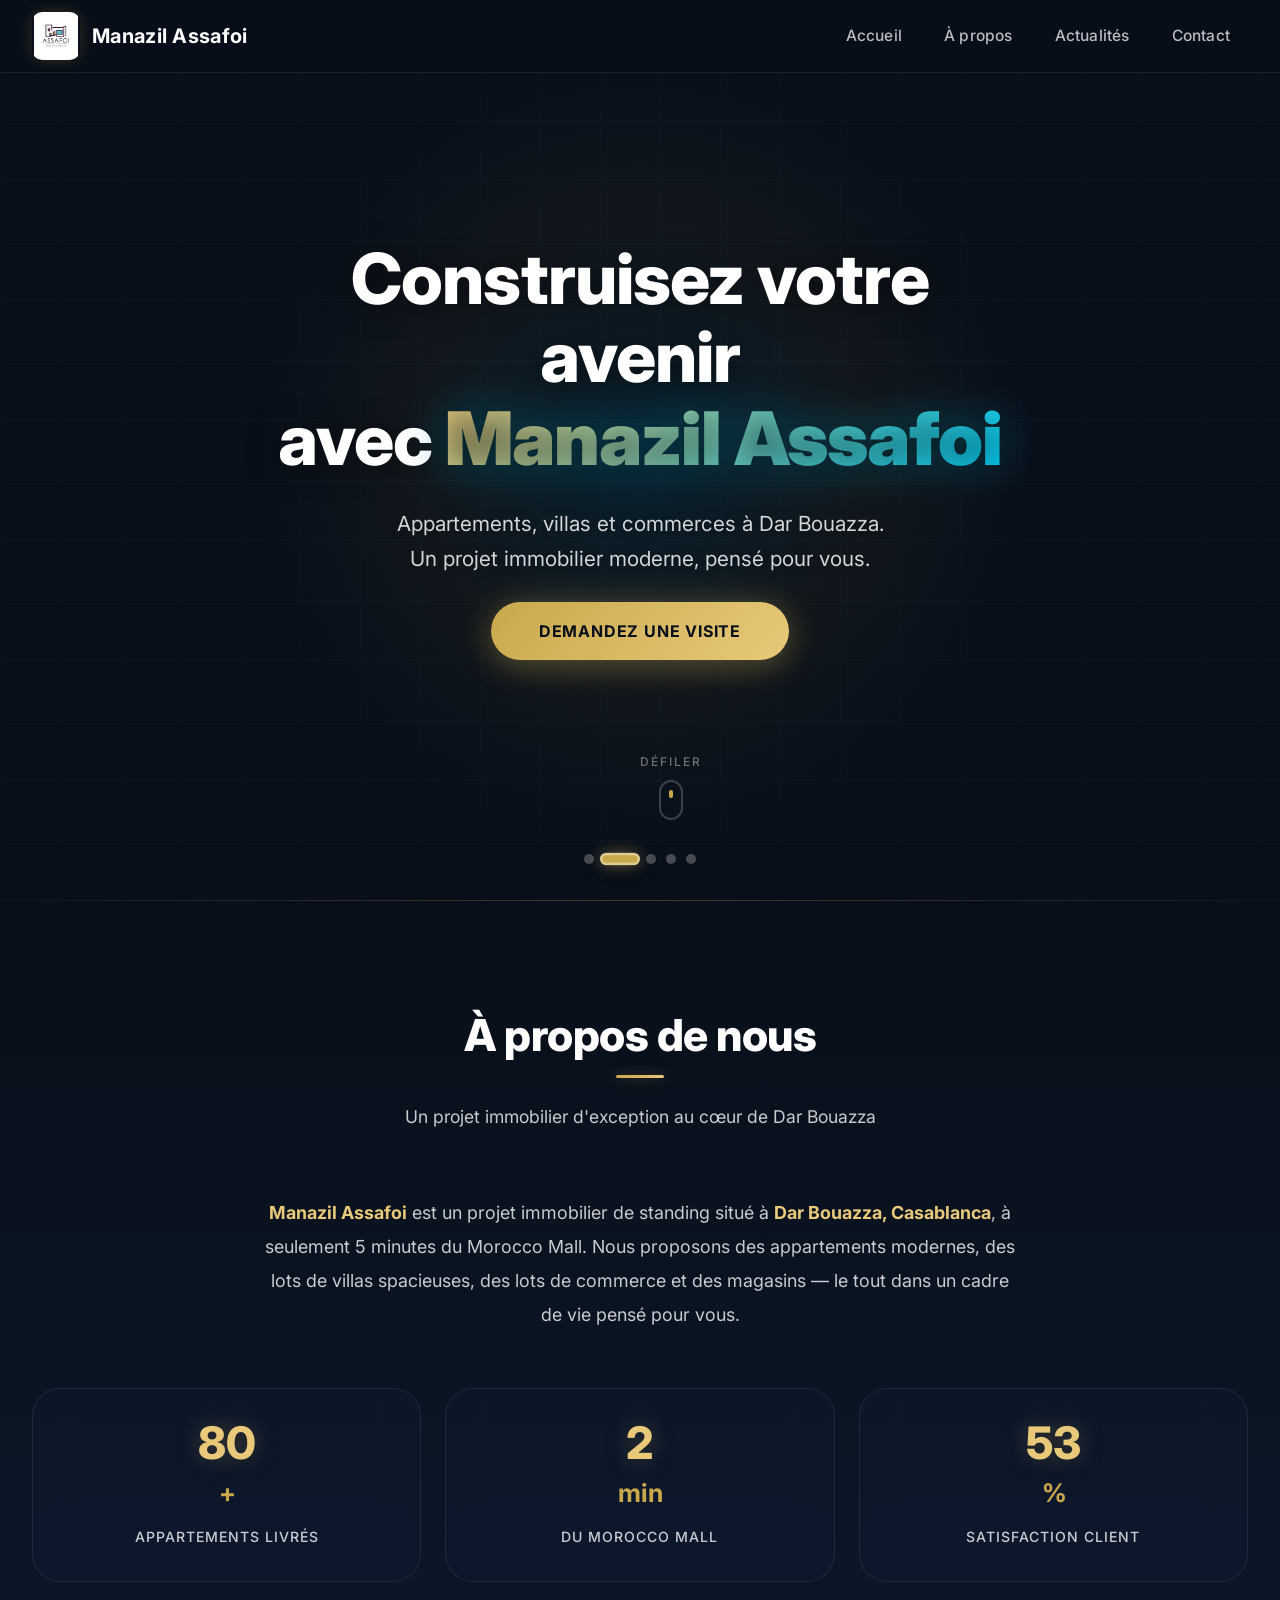
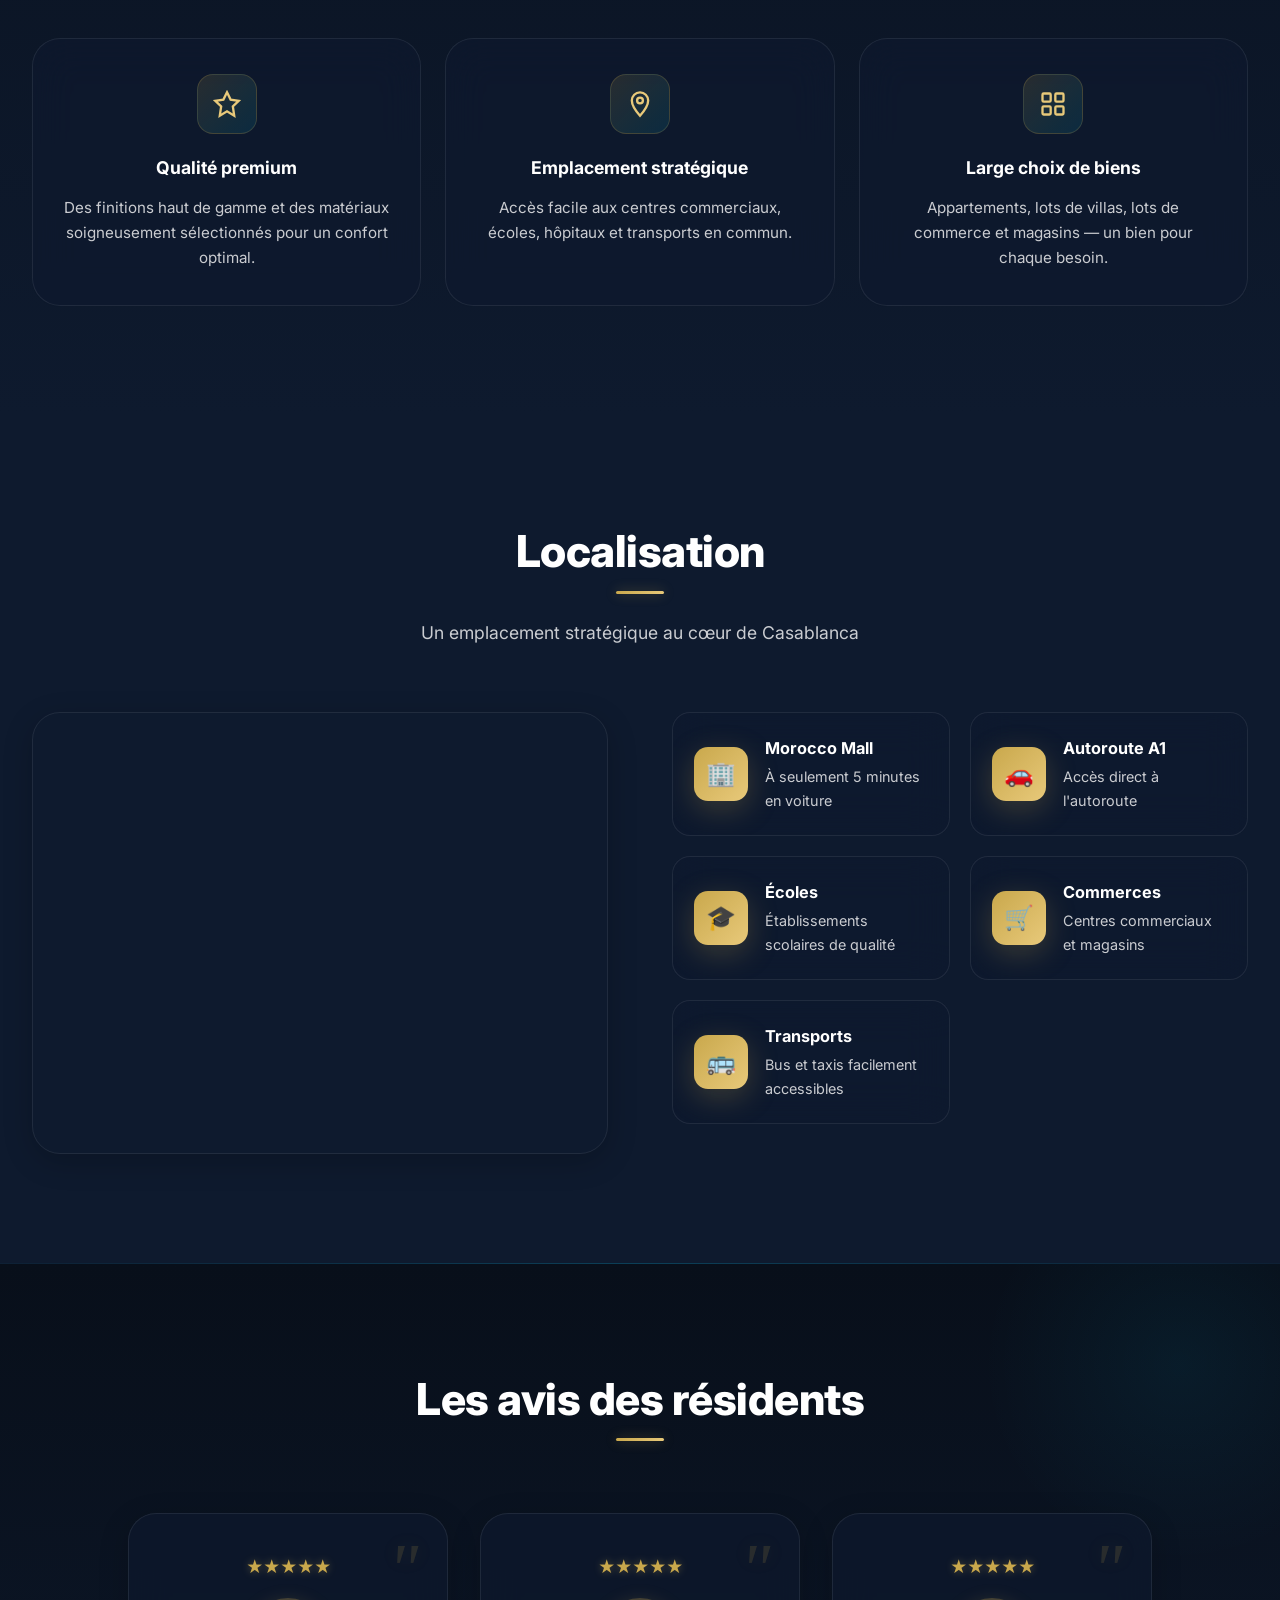
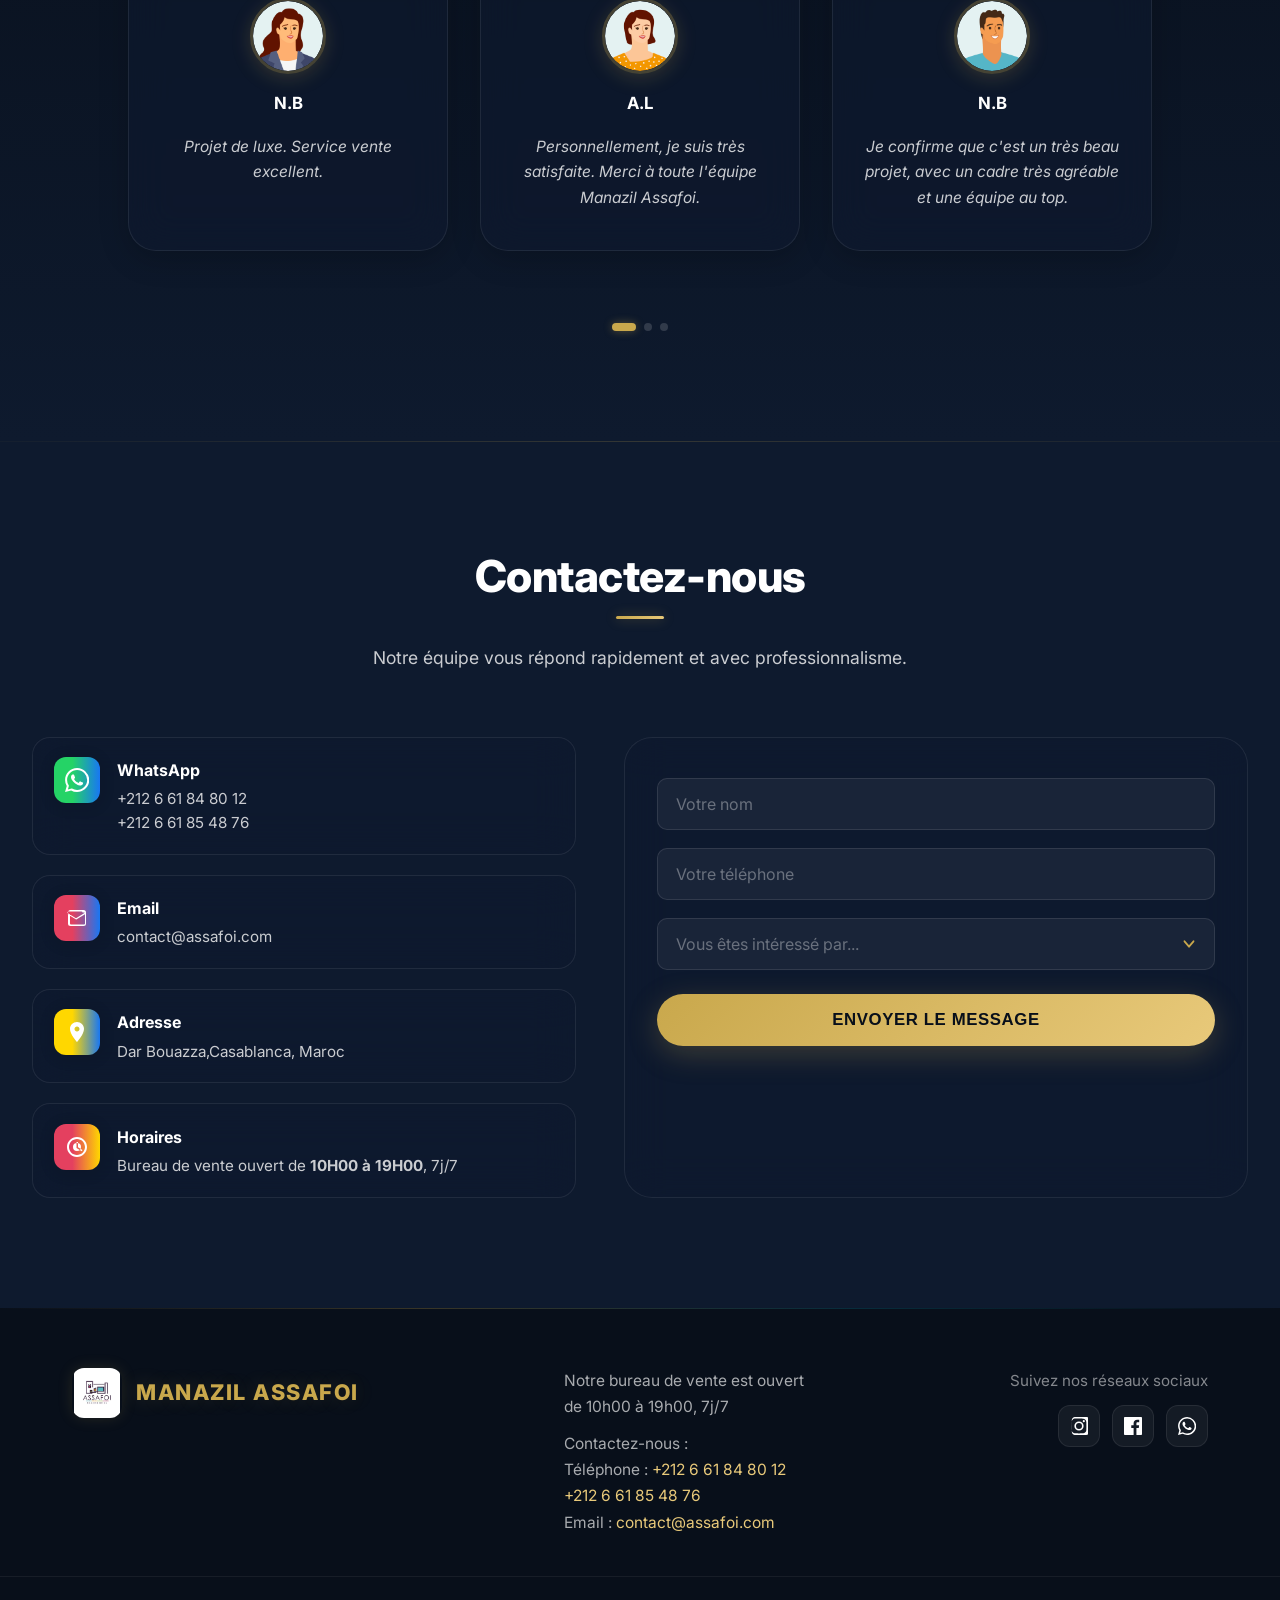
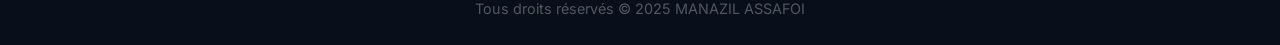
<file: index.html>
<!DOCTYPE html>
<html lang="fr">

<head>
    <meta charset="UTF-8">
    <meta name="viewport" content="width=device-width, initial-scale=1.0">
    <title>Manazil Assafoi - Immobilier professionnel</title>
    <meta name="description"
        content="Manazil Assafoi – Appartements, villas et commerces haut de gamme à Dar Bouazza, Casablanca. À 5 minutes du Morocco Mall.">
    <meta name="theme-color" content="#080f1a">
    <link rel="stylesheet" href="styles.css">
    <link href="https://fonts.googleapis.com/css2?family=Inter:wght@300;400;500;600;700;800&display=swap"
        rel="stylesheet">
</head>

<body>
    <!-- En-tête -->
    <header class="header">
        <div class="container header-flex">
            <a href="#accueil" class="logo-area">
                <!-- Old logo image next to Manazil Assafoi -->
                <img src="logo.png" alt="Logo Manazil Assafoi" class="logo-img"
                    style="width:48px;height:48px;object-fit:contain;">
                <span class="logo-text">Manazil Assafoi</span>
            </a>
            <nav class="navigation" id="main-nav">
                <a href="#accueil">Accueil</a>
                <a href="#a-propos">À propos</a>
                <a href="actualite.html">Actualités</a>
                <a href="#contact">Contact</a>
            </nav>
            <button class="menu-toggle" id="menu-toggle" aria-label="Menu">
                <span></span>
                <span></span>
                <span></span>
            </button>
        </div>
    </header>
    <div class="nav-overlay" id="nav-overlay"></div>

    <!-- Section Hero -->
    <section id="accueil" class="hero">
        <div class="hero-carousel">
            <div class="carousel-container">
                <div class="carousel-slides" id="carouselSlides">
                    <div class="carousel-slide slide-1"></div>
                    <div class="carousel-slide slide-2"></div>
                    <div class="carousel-slide slide-3"></div>
                    <div class="carousel-slide slide-4"></div>
                    <div class="carousel-slide slide-5"></div>
                </div>
            </div>
        </div>

        <div class="carousel-nav" id="carouselNav">
            <div class="nav-dot active" onclick="goToSlide(0)"></div>
            <div class="nav-dot" onclick="goToSlide(1)"></div>
            <div class="nav-dot" onclick="goToSlide(2)"></div>
            <div class="nav-dot" onclick="goToSlide(3)"></div>
            <div class="nav-dot" onclick="goToSlide(4)"></div>
        </div>

        <div class="hero-content">
            <h1 class="hero-title">
                <span class="highlight">Construisez votre avenir</span><br>
                avec <span class="brand">Manazil Assafoi</span>
            </h1>
            <p class="hero-subtitle">
                Appartements, villas et commerces à Dar Bouazza.<br>
                Un projet immobilier moderne, pensé pour vous.
            </p>
            <a href="#contact" class="cta-button">Demandez une visite</a>
        </div>
        <div class="scroll-indicator">
            <span>Défiler</span>
            <div class="scroll-arrow"></div>
        </div>
    </section>

    <script>
        let currentSlide = 0;
        const totalSlides = 5;
        let autoSlideInterval;

        const carouselSlides = document.getElementById('carouselSlides');
        const navDots = document.querySelectorAll('.nav-dot');

        function updateSlide() {
            // Move slides
            const translateX = -currentSlide * 20; // 20% for each slide
            carouselSlides.style.transform = `translateX(${translateX}%)`;

            // Update navigation dots
            navDots.forEach((dot, index) => {
                dot.classList.toggle('active', index === currentSlide);
            });
        }

        function nextSlide() {
            currentSlide = (currentSlide + 1) % totalSlides;
            updateSlide();
            resetAutoSlide();
        }

        function previousSlide() {
            currentSlide = (currentSlide - 1 + totalSlides) % totalSlides;
            updateSlide();
            resetAutoSlide();
        }

        function goToSlide(index) {
            currentSlide = index;
            updateSlide();
            resetAutoSlide();
        }

        function startAutoSlide() {
            autoSlideInterval = setInterval(nextSlide, 2000); // 2 seconds
        }

        function stopAutoSlide() {
            clearInterval(autoSlideInterval);
        }

        function resetAutoSlide() {
            stopAutoSlide();
            startAutoSlide();
        }

        // Touch/Swipe support for mobile
        let touchStartX = 0;
        let touchEndX = 0;

        carouselSlides.addEventListener('touchstart', e => {
            touchStartX = e.changedTouches[0].screenX;
        });

        carouselSlides.addEventListener('touchend', e => {
            touchEndX = e.changedTouches[0].screenX;
            handleSwipe();
        });

        function handleSwipe() {
            const swipeThreshold = 50;
            const diff = touchStartX - touchEndX;

            if (Math.abs(diff) > swipeThreshold) {
                if (diff > 0) {
                    nextSlide();
                } else {
                    previousSlide();
                }
            }
        }

        // Pause auto-slide on hover
        const heroSection = document.querySelector('.hero');
        heroSection.addEventListener('mouseenter', stopAutoSlide);
        heroSection.addEventListener('mouseleave', startAutoSlide);

        // Initialize carousel
        updateSlide();
        startAutoSlide();

        // Keyboard navigation
        document.addEventListener('keydown', (e) => {
            if (e.key === 'ArrowLeft') previousSlide();
            if (e.key === 'ArrowRight') nextSlide();
        });
    </script>

    <!-- Section À propos -->
    <section id="a-propos" class="about reveal-section">
        <div class="container">
            <div class="section-header">
                <h2>À propos de nous</h2>
                <p>Un projet immobilier d'exception au cœur de Dar Bouazza</p>
            </div>

            <!-- Intro text centered -->
            <div class="about-intro">
                <p>
                    <strong>Manazil Assafoi</strong> est un projet immobilier de standing situé à
                    <strong>Dar Bouazza, Casablanca</strong>, à seulement 5 minutes du Morocco Mall.
                    Nous proposons des appartements modernes, des lots de villas spacieuses,
                    des lots de commerce et des magasins — le tout dans un cadre de vie pensé pour vous.
                </p>
            </div>

            <!-- Stats row -->
            <div class="about-stats">
                <div class="about-stat-item">
                    <span class="stat-number" data-target="150">0</span><span class="stat-plus">+</span>
                    <span class="stat-label">Appartements livrés</span>
                </div>
                <div class="about-stat-item">
                    <span class="stat-number" data-target="5">0</span><span class="stat-unit">min</span>
                    <span class="stat-label">Du Morocco Mall</span>
                </div>
                <div class="about-stat-item">
                    <span class="stat-number" data-target="100">0</span><span class="stat-unit">%</span>
                    <span class="stat-label">Satisfaction client</span>
                </div>
            </div>

            <!-- Feature cards -->
            <div class="about-features">
                <div class="about-feature-card">
                    <div class="feature-icon">
                        <svg width="28" height="28" fill="none" stroke="currentColor" stroke-width="2"
                            viewBox="0 0 24 24">
                            <path
                                d="M12 2l3.09 6.26L22 9.27l-5 4.87L18.18 22 12 18.27 5.82 22 7 14.14l-5-4.87 6.91-1.01L12 2z" />
                        </svg>
                    </div>
                    <h4>Qualité premium</h4>
                    <p>Des finitions haut de gamme et des matériaux soigneusement sélectionnés pour un confort optimal.
                    </p>
                </div>
                <div class="about-feature-card">
                    <div class="feature-icon">
                        <svg width="28" height="28" fill="none" stroke="currentColor" stroke-width="2"
                            viewBox="0 0 24 24">
                            <path d="M12 2C8.13 2 5 5.13 5 9c0 5.25 7 13 7 13s7-7.75 7-13c0-3.87-3.13-7-7-7z" />
                            <circle cx="12" cy="9" r="2.5" />
                        </svg>
                    </div>
                    <h4>Emplacement stratégique</h4>
                    <p>Accès facile aux centres commerciaux, écoles, hôpitaux et transports en commun.</p>
                </div>
                <div class="about-feature-card">
                    <div class="feature-icon">
                        <svg width="28" height="28" fill="none" stroke="currentColor" stroke-width="2"
                            viewBox="0 0 24 24">
                            <rect x="3" y="3" width="7" height="7" rx="1" />
                            <rect x="14" y="3" width="7" height="7" rx="1" />
                            <rect x="3" y="14" width="7" height="7" rx="1" />
                            <rect x="14" y="14" width="7" height="7" rx="1" />
                        </svg>
                    </div>
                    <h4>Large choix de biens</h4>
                    <p>Appartements, lots de villas, lots de commerce et magasins — un bien pour chaque besoin.</p>
                </div>
            </div>
        </div>
    </section>

    <!-- Section Localisation -->
    <section id="localisation" class="location reveal-section">
        <div class="container">
            <div class="section-header">
                <h2>Localisation</h2>
                <p>Un emplacement stratégique au cœur de Casablanca</p>
            </div>
            <div class="location-content">
                <div class="location-map">
                    <div class="map-container">
                        <iframe
                            src="https://maps.google.com/maps?q=33.54504642097728,-7.727937667247765&hl=fr&z=15&output=embed"
                            width="100%" height="400" style="border:0;" allowfullscreen="" loading="lazy"
                            referrerpolicy="no-referrer-when-downgrade">
                        </iframe>
                    </div>
                </div>
                <div class="location-details">
                    <div class="location-item">
                        <div class="location-icon">🏢</div>
                        <div class="location-text">
                            <h4>Morocco Mall</h4>
                            <p>À seulement 5 minutes en voiture</p>
                        </div>
                    </div>
                    <div class="location-item">
                        <div class="location-icon">🚗</div>
                        <div class="location-text">
                            <h4>Autoroute A1</h4>
                            <p>Accès direct à l'autoroute</p>
                        </div>
                    </div>

                    <div class="location-item">
                        <div class="location-icon">🎓</div>
                        <div class="location-text">
                            <h4>Écoles</h4>
                            <p>Établissements scolaires de qualité</p>
                        </div>
                    </div>
                    <div class="location-item">
                        <div class="location-icon">🛒</div>
                        <div class="location-text">
                            <h4>Commerces</h4>
                            <p>Centres commerciaux et magasins</p>
                        </div>
                    </div>
                    <div class="location-item">
                        <div class="location-icon">🚌</div>
                        <div class="location-text">
                            <h4>Transports</h4>
                            <p>Bus et taxis facilement accessibles</p>
                        </div>
                    </div>
                </div>
            </div>
        </div>
    </section>



    <!-- Section Témoignages -->
    <section class="testimonials reveal-section">
        <div class="section-title">
            <h2>Les avis des résidents</h2>
        </div>
        <div class="testimonial-container">
            <div class="testimonial-item">
                <div class="testimonial-stars">★★★★★</div>
                <div class="avatar">
                    <img src="avatar-4.png" alt="Avatar N.B">
                </div>
                <h4>N.B</h4>
                <p>Projet de luxe. Service vente excellent.</p>
            </div>
            <div class="testimonial-item">
                <div class="testimonial-stars">★★★★★</div>
                <div class="avatar">
                    <img src="avatar-2.png" alt="Avatar A.L">
                </div>
                <h4>A.L</h4>
                <p>Personnellement, je suis très satisfaite. Merci à toute l'équipe Manazil Assafoi.</p>
            </div>
            <div class="testimonial-item">
                <div class="testimonial-stars">★★★★★</div>
                <div class="avatar">
                    <img src="avatar-3.png" alt="Avatar N.B">
                </div>
                <h4>N.B</h4>
                <p>Je confirme que c'est un très beau projet, avec un cadre très agréable et une équipe au top.</p>
            </div>
        </div>
        <div class="testimonial-dots">
            <span class="dot active"></span>
            <span class="dot"></span>
            <span class="dot"></span>
        </div>
    </section>

    <!-- Section Contact -->
    <section id="contact" class="contact reveal-section">
        <div class="container">
            <div class="section-header">
                <h2>Contactez-nous</h2>
                <p>Notre équipe vous répond rapidement et avec professionnalisme.</p>
            </div>
            <div class="contact-content-modern">
                <div class="contact-info-modern">
                    <div class="contact-item-modern">
                        <div class="contact-icon-modern"
                            style="background:linear-gradient(90deg,#25D366 40%,#1877F3 100%);">
                            <svg width="24" height="24" fill="#fff" viewBox="0 0 24 24">
                                <path
                                    d="M17.472 14.382c-.297-.149-1.758-.867-2.03-.967-.273-.099-.471-.148-.67.15-.198.297-.767.966-.94 1.164-.173.198-.347.223-.644.075-.297-.149-1.255-.463-2.39-1.475-.883-.788-1.48-1.761-1.653-2.059-.173-.297-.018-.458.13-.606.134-.133.298-.347.446-.52.149-.174.198-.298.298-.497.099-.198.05-.372-.025-.521-.075-.149-.669-1.611-.916-2.207-.242-.579-.487-.5-.669-.51-.173-.008-.372-.01-.571-.01-.198 0-.52.074-.792.372-.272.297-1.04 1.016-1.04 2.479 0 1.462 1.065 2.875 1.213 3.074.149.198 2.099 3.205 5.077 4.372.709.306 1.262.489 1.694.626.712.227 1.36.195 1.872.118.571-.085 1.758-.719 2.006-1.413.248-.694.248-1.289.173-1.413-.074-.124-.272-.198-.57-.347zm-5.421 7.617h-.001a9.87 9.87 0 01-5.031-1.378l-.361-.214-3.741.982.998-3.648-.235-.374A9.86 9.86 0 012.1 12.045C2.111 6.479 6.58 2.01 12.153 2c2.671.004 5.181 1.043 7.072 2.936a9.935 9.935 0 012.929 7.086c-.013 5.566-4.482 10.035-10.056 10.035zm8.413-18.412A11.815 11.815 0 0012.153 0C5.453.011.111 5.36.1 12.057a11.822 11.822 0 001.633 6.061L.057 24l6.063-1.615a11.87 11.87 0 005.999 1.537h.005c6.699 0 12.142-5.348 12.153-11.942a11.82 11.82 0 00-3.488-8.093z" />
                            </svg>
                        </div>
                        <div>
                            <h4>WhatsApp</h4>
                            <p><a href="https://wa.me/212661848012" target="_blank">+212 6 61 84 80 12<br>+212 6 61 85
                                    48 76</a></p>
                        </div>
                    </div>
                    <div class="contact-item-modern">
                        <div class="contact-icon-modern"
                            style="background:linear-gradient(90deg,#E4405F 40%,#1877F3 100%);">
                            <svg width="24" height="24" fill="#fff" viewBox="0 0 24 24">
                                <path
                                    d="M21 6.5a2.5 2.5 0 0 0-2.5-2.5h-13A2.5 2.5 0 0 0 3 6.5v11A2.5 2.5 0 0 0 5.5 20h13a2.5 2.5 0 0 0 2.5-2.5v-11zm-1.5 0v.511l-8.5 5.314-8.5-5.314V6.5a1 1 0 0 1 1-1h13a1 1 0 0 1 1 1zm-17 1.634l8.25 5.162a1 1 0 0 0 1 0l8.25-5.162V17.5a1 1 0 0 1-1 1h-13a1 1 0 0 1-1-1V8.134z" />
                            </svg>
                        </div>
                        <div>
                            <h4>Email</h4>
                            <p><a href="mailto:contact@assafoi.com">contact@assafoi.com</a></p>
                        </div>
                    </div>
                    <div class="contact-item-modern">
                        <div class="contact-icon-modern"
                            style="background:linear-gradient(90deg,#ffd700 40%,#1877F3 100%);">
                            <svg width="24" height="24" fill="#fff" viewBox="0 0 24 24">
                                <path
                                    d="M12 2C8.13 2 5 5.13 5 9c0 5.25 7 13 7 13s7-7.75 7-13c0-3.87-3.13-7-7-7zm0 9.5c-1.38 0-2.5-1.12-2.5-2.5S10.62 6.5 12 6.5s2.5 1.12 2.5 2.5S13.38 11.5 12 11.5z" />
                            </svg>
                        </div>
                        <div>
                            <h4>Adresse</h4>
                            <p>Dar Bouazza,Casablanca, Maroc</p>
                        </div>
                    </div>
                    <div class="contact-item-modern">
                        <div class="contact-icon-modern"
                            style="background:linear-gradient(90deg,#E4405F 40%,#ffd700 100%);">
                            <svg width="24" height="24" fill="#fff" viewBox="0 0 24 24">
                                <path
                                    d="M12 8a4 4 0 1 1 0 8 4 4 0 0 1 0-8zm0-6C6.48 2 2 6.48 2 12s4.48 10 10 10 10-4.48 10-10S17.52 2 12 2zm0 18c-4.41 0-8-3.59-8-8s3.59-8 8-8 8 3.59 8 8-3.59 8-8 8zm.5-13h-1v6l5.25 3.15.75-1.23-4.5-2.67V7z" />
                            </svg>
                        </div>
                        <div>
                            <h4>Horaires</h4>
                            <p>Bureau de vente ouvert de <strong>10H00 à 19H00</strong>, 7j/7</p>
                        </div>
                    </div>
                </div>
                <form action="https://formspree.io/f/xkgvowoy" method="POST" class="contact-form-modern"
                    autocomplete="off">
                    <div class="form-row">
                        <input type="text" name="name" placeholder="Votre nom" required autocomplete="off">
                    </div>
                    <div class="form-row">
                        <input type="tel" name="phone" placeholder="Votre téléphone" autocomplete="off">
                    </div>
                    <div class="form-row">
                        <select name="interest" required>
                            <option value="" disabled selected>Vous êtes intéressé par...</option>
                            <option value="appartements">Appartements</option>
                            <option value="villas">Lots de villa</option>
                            <option value="commerces">Lots de commerce</option>
                            <option value="commerces">Magazins</option>
                        </select>
                    </div>
                    <!-- Optional hidden subject -->
                    <input type="hidden" name="_subject" value="Nouveau message depuis le site web">

                    <!-- Optional redirect after success -->
                    <input type="hidden" name="_next" value="thank-you.html">

                    <button type="submit" class="submit-btn-modern">Envoyer le message</button>
                </form>

            </div>
        </div>
    </section>

    <section></section><!-- Pied de page -->
    <footer class="footer">
        <div class="footer-content">
            <div class="footer-logo-block">
                <img src="logo.png" alt="Manazil Assafoi" class="footer-logo" />
                <span class="footer-brand">MANAZIL ASSAFOI</span>
            </div>
            <div class="footer-info">
                <div>
                    <p>Notre bureau de vente est ouvert<br>de 10h00 à 19h00, 7j/7</p>
                </div>
                <div>
                    <p>Contactez-nous :</p>
                    <p>Téléphone : <a href="tel:+212661848012">+212 6 61 84 80 12 <br> +212 6 61 85 48 76</a></p>
                    <p>Email : <a href="mailto:contact@assafoi.com">contact@assafoi.com</a></p>
                </div>
            </div>
            <div class="footer-social">
                <span>Suivez nos réseaux sociaux</span>
                <div class="social-icons">
                    <a href="https://www.instagram.com/manazil_assafoi/" target="_blank" class="social-icon"
                        aria-label="Instagram">
                        <!-- Instagram SVG -->
                        <svg width="22" height="22" fill="#fff" viewBox="0 0 24 24">
                            <path
                                d="M12 2.163c3.204 0 3.584.012 4.85.07 1.366.062 2.633.334 3.608 1.308.974.974 1.246 2.241 1.308 3.608.058 1.266.069 1.646.069 4.85s-.012 3.584-.07 4.85c-.062 1.366-.334 2.633-1.308 3.608-.974.974-2.241 1.246-3.608 1.308-1.266.058-1.646.069-4.85.069s-3.584-.012-4.85-.07c-1.366-.062-2.633-.334-3.608-1.308-.974-.974-1.246-2.241-1.308-3.608C2.175 15.647 2.163 15.267 2.163 12s.012-3.584.07-4.85c.062-1.366.334-2.633 1.308-3.608C4.515 2.497 5.782 2.225 7.148 2.163 8.414 2.105 8.794 2.163 12 2.163zm0-2.163C8.741 0 8.332.012 7.052.07 5.771.128 4.659.363 3.678 1.344 2.697 2.325 2.462 3.437 2.404 4.718 2.346 5.998 2.334 6.407 2.334 12c0 5.593.012 6.002.07 7.282.058 1.281.293 2.393 1.274 3.374.981.981 2.093 1.216 3.374 1.274 1.28.058 1.689.07 7.282.07s6.002-.012 7.282-.07c1.281-.058 2.393-.293 3.374-1.274.981-.981 1.216-2.093 1.274-3.374.058-1.28.07-1.689.07-7.282s-.012-6.002-.07-7.282c-.058-1.281-.293-2.393-1.274-3.374-.981-.981-2.093-1.216-3.374-1.274C17.668.012 17.259 0 12 0zm0 5.838a6.162 6.162 0 1 0 0 12.324 6.162 6.162 0 0 0 0-12.324zm0 10.162a3.999 3.999 0 1 1 0-7.998 3.999 3.999 0 0 1 0 7.998zm6.406-11.845a1.44 1.44 0 1 0 0 2.88 1.44 1.44 0 0 0 0-2.88z" />
                        </svg>
                    </a>
                    <a href="https://web.facebook.com/profile.php?id=61556008020815" target="_blank" class="social-icon"
                        aria-label="Facebook">
                        <!-- Facebook SVG -->
                        <svg width="22" height="22" fill="#fff" viewBox="0 0 24 24">
                            <path
                                d="M22.675 0h-21.35C.597 0 0 .597 0 1.326v21.348C0 23.403.597 24 1.326 24h11.495v-9.294H9.691v-3.622h3.13V8.413c0-3.1 1.893-4.788 4.659-4.788 1.325 0 2.463.099 2.797.143v3.24l-1.918.001c-1.504 0-1.797.715-1.797 1.763v2.313h3.587l-.467 3.622h-3.12V24h6.116C23.403 24 24 23.403 24 22.674V1.326C24 .597 23.403 0 22.675 0" />
                        </svg>
                    </a>
                    <a href="https://wa.me/212661848012" target="_blank" class="social-icon" aria-label="WhatsApp">
                        <!-- WhatsApp SVG with matching viewBox -->
                        <svg width="22" height="22" fill="#fff" viewBox="0 0 24 24">
                            <path
                                d="M17.472 14.382c-.297-.149-1.758-.867-2.03-.967-.273-.099-.471-.148-.67.15-.198.297-.767.966-.94 1.164-.173.198-.347.223-.644.075-.297-.149-1.255-.463-2.39-1.475-.883-.788-1.48-1.761-1.653-2.059-.173-.297-.018-.458.13-.606.134-.133.298-.347.446-.52.149-.174.198-.298.298-.497.099-.198.05-.372-.025-.521-.075-.149-.669-1.611-.916-2.207-.242-.579-.487-.5-.669-.51-.173-.008-.372-.01-.571-.01-.198 0-.52.074-.792.372-.272.297-1.04 1.016-1.04 2.479 0 1.462 1.065 2.875 1.213 3.074.149.198 2.099 3.205 5.077 4.372.709.306 1.262.489 1.694.626.712.227 1.36.195 1.872.118.571-.085 1.758-.719 2.006-1.413.248-.694.248-1.289.173-1.413-.074-.124-.272-.198-.57-.347zm-5.421 7.617h-.001a9.87 9.87 0 01-5.031-1.378l-.361-.214-3.741.982.998-3.648-.235-.374A9.86 9.86 0 012.1 12.045C2.111 6.479 6.58 2.01 12.153 2c2.671.004 5.181 1.043 7.072 2.936a9.935 9.935 0 012.929 7.086c-.013 5.566-4.482 10.035-10.056 10.035zm8.413-18.412A11.815 11.815 0 0012.153 0C5.453.011.111 5.36.1 12.057a11.822 11.822 0 001.633 6.061L.057 24l6.063-1.615a11.87 11.87 0 005.999 1.537h.005c6.699 0 12.142-5.348 12.153-11.942a11.82 11.82 0 00-3.488-8.093z" />
                        </svg>
                    </a>
                </div>
            </div>
        </div>
        <hr class="footer-divider">
        <div class="footer-bottom">
            <span>Tous droits réservés © 2025 MANAZIL ASSAFOI</span>
        </div>
    </footer>

    <script src="script.js"></script>
</body>

</html>
</file>
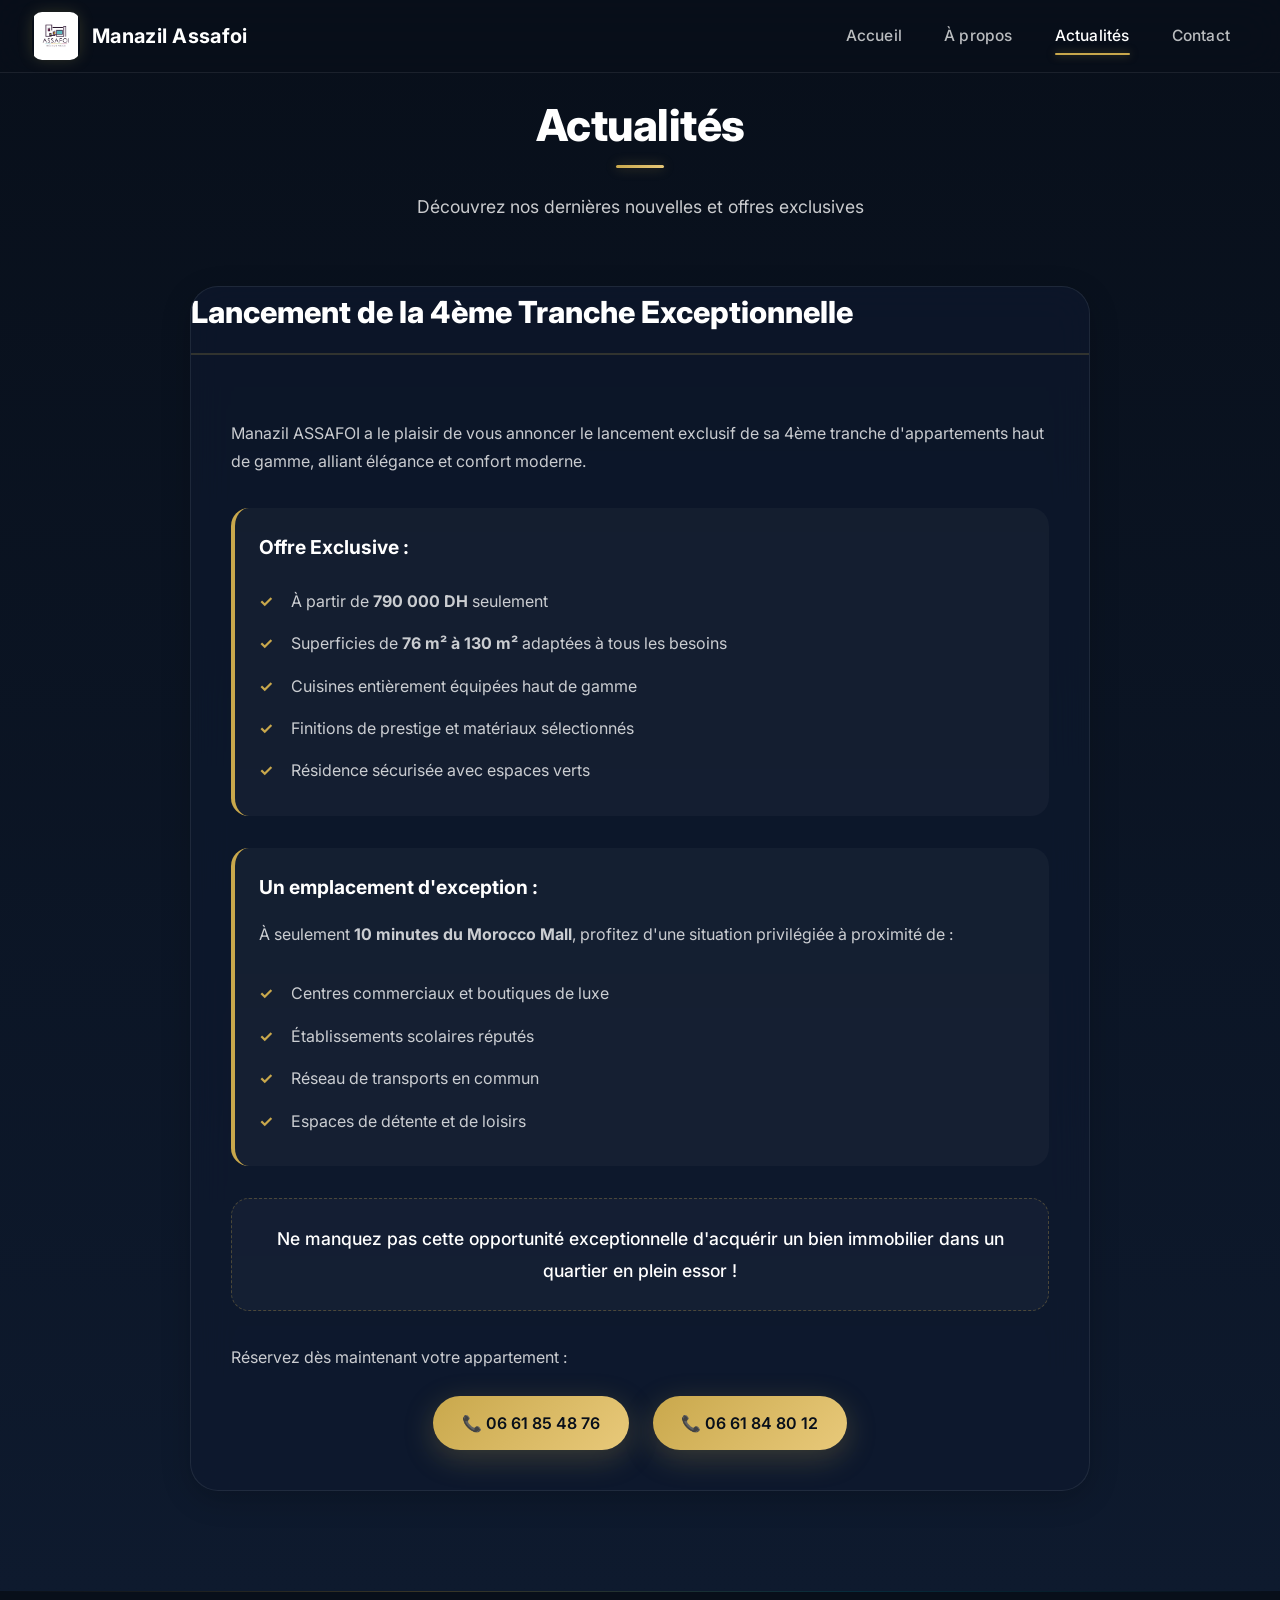
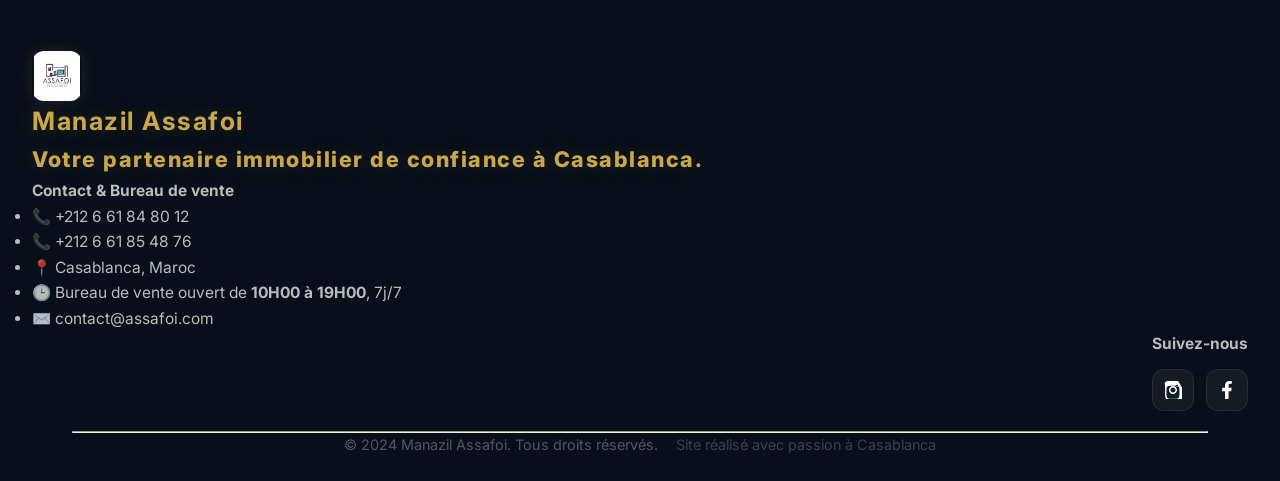
<file: actualite.html>
<!DOCTYPE html>
<html lang="fr">
<head>
    <meta charset="UTF-8">
    <meta name="viewport" content="width=device-width, initial-scale=1.0">
    <title>Actualités - Manazil Assafoi</title>
    <link rel="stylesheet" href="styles.css">
    <link href="https://fonts.googleapis.com/css2?family=Inter:wght@300;400;500;600;700&display=swap" rel="stylesheet">
</head>
<body>
    <!-- En-tête -->
    <header class="header">
        <div class="container header-flex">
            <a href="index.html" class="logo-area">
                <img src="logo.png" alt="Logo Manazil Assafoi" class="logo-img" style="width:48px;height:48px;object-fit:contain;">
                <span class="logo-text">Manazil Assafoi</span>
            </a>
            <nav class="navigation" id="main-nav">
                <a href="index.html">Accueil</a>
                <a href="#a-propos">À propos</a>
                <a href="actualite.html" class="active">Actualités</a>
                <a href="#contact">Contact</a>
            </nav>
            <button class="menu-toggle" id="menu-toggle" aria-label="Menu">
                <span></span>
                <span></span>
                <span></span>
            </button>
        </div>
    </header>

    <!-- Section Actualités -->
    <section id="actualites" class="news">
        <div class="container">
            <div class="section-header">
                <h2>Actualités</h2>
                <p>Découvrez nos dernières nouvelles et offres exclusives</p>
            </div>
            <div class="news-container">
                <div class="news-card featured">
                    <div class="news-card-header">

                    </div>
                    <h3 class="news-title">Lancement de la 4ème Tranche Exceptionnelle</h3>
                    <div class="news-content">
                        <p>
                            Manazil ASSAFOI a le plaisir de vous annoncer le lancement exclusif de sa 4ème tranche d'appartements haut de gamme, alliant élégance et confort moderne.
                        </p>
                        <div class="highlights">
                            <h4>Offre Exclusive :</h4>
                            <ul>
                                <li>À partir de <strong>790 000 DH</strong> seulement</li>
                                <li>Superficies de <strong>76 m² à 130 m²</strong> adaptées à tous les besoins</li>
                                <li>Cuisines entièrement équipées haut de gamme</li>
                                <li>Finitions de prestige et matériaux sélectionnés</li>
                                <li>Résidence sécurisée avec espaces verts</li>
                            </ul>
                        </div>
                        <div class="location-benefits">
                            <h4>Un emplacement d'exception :</h4>
                            <p>À seulement <strong>10 minutes du Morocco Mall</strong>, profitez d'une situation privilégiée à proximité de :</p>
                            <ul>
                                <li>Centres commerciaux et boutiques de luxe</li>
                                <li>Établissements scolaires réputés</li>
                                <li>Réseau de transports en commun</li>
                                <li>Espaces de détente et de loisirs</li>
                            </ul>
                        </div>
                        <p class="cta-text">
                            Ne manquez pas cette opportunité exceptionnelle d'acquérir un bien immobilier dans un quartier en plein essor !
                        </p>
                        <div class="contact-info">
                            <p>Réservez dès maintenant votre appartement :</p>
                            <div class="phone-numbers">
                                <a href="tel:0661854876" class="phone-link">📞 06 61 85 48 76</a>
                                <a href="tel:0661848012" class="phone-link">📞 06 61 84 80 12</a>
                            </div>
                        </div>
                    </div>
                </div>
            </div>
        </div>
    </section>

    <!-- Pied de page -->
    <footer class="footer">
        <div class="container">
            <div class="footer-grid">
                <div class="footer-brand footer-section">
                    <img src="logo.png" alt="Logo Manazil Assafoi" class="footer-logo">
                    <h3>Manazil Assafoi</h3>
                    <p>Votre partenaire immobilier de confiance à Casablanca.</p>
                </div>
                <div class="footer-contact footer-section">
                    <h4>Contact & Bureau de vente</h4>
                    <ul>
                        <li>
                            <span class="footer-icon">📞</span>
                            <a href="tel:+212661848012">+212 6 61 84 80 12</a>
                        </li>
                        <li>
                            <span class="footer-icon">📞</span>
                            <a href="tel:+212661854876">+212 6 61 85 48 76</a>
                        </li>
                        <li>
                            <span class="footer-icon">📍</span>
                            Casablanca, Maroc
                        </li>
                        <li>
                            <span class="footer-icon">🕒</span>
                            Bureau de vente ouvert de <strong>10H00 à 19H00</strong>, 7j/7
                        </li>
                        <li>
                            <span class="footer-icon">✉️</span>
                            <a href="mailto:contact@assafoi.com">contact@assafoi.com</a>
                        </li>
                    </ul>
                </div>
                <div class="footer-social footer-section">
                    <h4>Suivez-nous</h4>
                    <div class="social-icons">
                        <a href="https://www.instagram.com/manazil_assafoi/" target="_blank" rel="noopener" aria-label="Instagram" class="social-icon">
                            <svg width="28" height="28" viewBox="0 0 448 512" fill="#E4405F" xmlns="http://www.w3.org/2000/svg">
                                <path d="M224.1 141c-63.6 0-114.9 51.3-114.9 114.9s51.3 114.9 114.9 114.9 114.9-51.3 114.9-114.9S287.7 141 224.1 141zm0 186.6c-39.6 0-71.7-32.1-71.7-71.7s32.1-71.7 71.7-71.7 71.7 32.1 71.7 71.7-32.1 71.7-71.7 71.7zm146.4-194.3c0 14.9-12.1 27-27 27s-27-12.1-27-27 12.1-27 27-27 27 12.1 27 27zm76.1 27.2c-1.7-35.3-9.9-66.7-36.2-92.9S388.7 1.7 353.4 0C317.6-1.7 298.7 0 224 0S130.4-1.7 94.6 0C59.3 1.7 28 9.9 1.7 36.2S1.7 123.3 0 158.6C-1.7 194.4 0 213.3 0 288s-1.7 93.6 0 129.4c1.7 35.3 9.9 66.7 36.2 92.9s57.6 34.5 92.9 36.2c35.8 1.7 54.7 0 129.4 0s93.6 1.7 129.4 0c35.3-1.7 66.7-9.9 92.9-36.2s34.5-57.6 36.2-92.9c1.7-35.8 0-54.7 0-129.4s1.7-93.6 0-129.4zm-48.5 292.3c-7.8 19.6-22.9 34.7-42.5 42.5-29.4 11.7-99.2 9-132.5 9s-103.1 2.6-132.5-9c-19.6-7.8-34.7-22.9-42.5-42.5-11.7-29.4-9-99.2-9-132.5s-2.6-103.1 9-132.5c7.8-19.6 22.9-34.7 42.5-42.5 29.4-11.7 99.2-9 132.5-9s103.1-2.6 132.5 9c19.6 7.8 34.7 22.9 42.5 42.5 11.7 29.4 9 99.2 9 132.5s2.6 103.1-9 132.5z"/>
                            </svg>
                        </a>
                        <a href="https://web.facebook.com/profile.php?id=61556008020815" target="_blank" rel="noopener" aria-label="Facebook" class="social-icon">
                            <svg width="28" height="28" viewBox="0 0 320 512" fill="#1877F3" xmlns="http://www.w3.org/2000/svg">
                                <path d="M279.14 288l14.22-92.66h-88.91V127.89c0-25.35 12.42-50.06 52.24-50.06h40.42V6.26S259.88 0 225.36 0c-73.22 0-121.09 44.38-121.09 124.72V195.3H22.89V288h81.38v224h100.2V288z"/>
                            </svg>
                        </a>
                    </div>
                </div>
            </div>
            <div class="footer-bottom">
                <hr>
                <p>
                    &copy; 2024 Manazil Assafoi. Tous droits réservés.
                    <span style="display:inline-block;margin-left:1em;opacity:0.7;">Site réalisé avec passion à Casablanca</span>
                </p>
            </div>
        </div>
    </footer>

    <script>
        document.getElementById('menu-toggle').onclick = function() {
            document.getElementById('main-nav').classList.toggle('open');
        };
    </script>
</body>
</html>
</file>
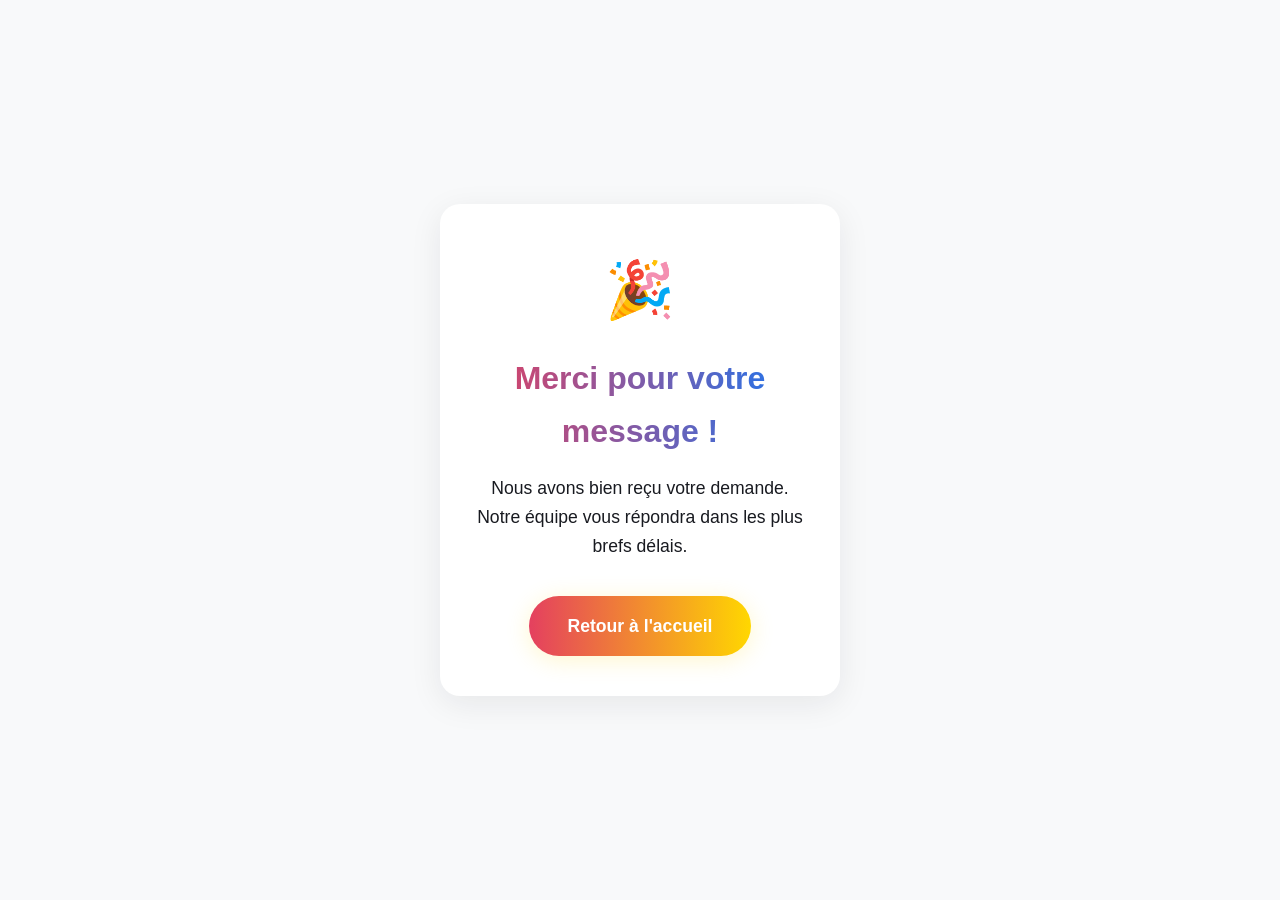
<file: thank-you.html>
<!DOCTYPE html>
<html lang="fr">
<head>
    <meta charset="UTF-8">
    <meta name="viewport" content="width=device-width, initial-scale=1.0">
    <title>Merci pour votre message !</title>
    <link rel="stylesheet" href="styles.css">
    <style>
        body {
            background: #f8f9fa;
            color: #181A20;
            font-family: 'Inter', 'Segoe UI', Arial, sans-serif;
            margin: 0;
            min-height: 100vh;
            display: flex;
            align-items: center;
            justify-content: center;
        }
        .thank-you-container {
            background: #fff;
            border-radius: 20px;
            box-shadow: 0 8px 32px rgba(24,26,32,0.08);
            padding: 2.5rem 2rem;
            max-width: 400px;
            width: 95vw;
            text-align: center;
        }
        .thank-you-icon {
            font-size: 3.5rem;
            margin-bottom: 1rem;
            color: #ffd700;
        }
        .thank-you-title {
            font-size: 2rem;
            font-weight: 800;
            background: linear-gradient(90deg, #E4405F 0%, #1877F3 100%);
            -webkit-background-clip: text;
            -webkit-text-fill-color: transparent;
            background-clip: text;
            text-fill-color: transparent;
            margin-bottom: 0.5em;
        }
        .thank-you-message {
            font-size: 1.1rem;
            margin-bottom: 2em;
            color: #181A20;
        }
        .back-home-btn {
            display: inline-block;
            background: linear-gradient(90deg,#E4405F 0%,#ffd700 100%);
            color: #fff;
            font-weight: 700;
            border: none;
            border-radius: 50px;
            padding: 0.9em 2.2em;
            font-size: 1.1rem;
            text-decoration: none;
            box-shadow: 0 4px 24px #ffd70033;
            transition: background 0.2s, transform 0.2s;
        }
        .back-home-btn:hover {
            background: linear-gradient(90deg,#ffd700 0%,#E4405F 100%);
            transform: translateY(-2px) scale(1.04);
        }
        @media (max-width: 600px) {
            .thank-you-container {
                padding: 1.2rem 0.5rem;
            }
            .thank-you-title {
                font-size: 1.3rem;
            }
        }
    </style>
</head>
<body>
    <div class="thank-you-container">
        <div class="thank-you-icon">🎉</div>
        <div class="thank-you-title">Merci pour votre message !</div>
        <div class="thank-you-message">
            Nous avons bien reçu votre demande.<br>
            Notre équipe vous répondra dans les plus brefs délais.
        </div>
        <a href="index.html" class="back-home-btn">Retour à l'accueil</a>
    </div>
</body>
</html>
</file>
<file: styles.css>
/* ============================================================
   MANAZIL ASSAFOI — Design System v3 (Futuristic)
   Luxury Real Estate · Dar Bouazza, Casablanca
   ============================================================ */

/* ── 1. DESIGN TOKENS ─────────────────────────────────────── */
:root {
  /* Palette — Dark Futuristic */
  --navy:          #080f1a;
  --navy-mid:      #0e1a2e;
  --navy-light:    #152238;
  --navy-surface:  #111d33;
  --gold:          #c9a84c;
  --gold-light:    #e8c97a;
  --gold-pale:     #f5e9c8;
  --accent-glow:   #00d4ff;
  --accent-teal:   #0abab5;
  --cream:         #f8f6f1;
  --white:         #ffffff;
  --text-dark:     #0d1b2a;
  --text-mid:      #3d5166;
  --text-muted:    #7a8fa6;
  --text-light:    rgba(255,255,255,.78);
  --border:        #e8ecf2;
  --border-dark:   rgba(255,255,255,.08);

  /* Gradients */
  --grad-navy:     linear-gradient(135deg, #080f1a 0%, #0e1a2e 60%, #152238 100%);
  --grad-gold:     linear-gradient(135deg, #c9a84c 0%, #e8c97a 100%);
  --grad-hero:     linear-gradient(160deg, rgba(8,15,26,.92) 0%, rgba(8,15,26,.65) 50%, rgba(8,15,26,.40) 100%);
  --grad-glow:     linear-gradient(135deg, rgba(0,212,255,.15) 0%, rgba(201,168,76,.15) 100%);
  --grad-section:  linear-gradient(180deg, #080f1a 0%, #0e1a2e 100%);
  --grad-card:     linear-gradient(145deg, rgba(255,255,255,.06) 0%, rgba(255,255,255,.02) 100%);

  /* Shadows */
  --shadow-sm:     0 2px 8px rgba(0,0,0,.15);
  --shadow-md:     0 8px 30px rgba(0,0,0,.2);
  --shadow-lg:     0 20px 60px rgba(0,0,0,.3);
  --shadow-gold:   0 8px 30px rgba(201,168,76,.25);
  --shadow-glow:   0 0 30px rgba(0,212,255,.15);
  --shadow-glow-gold: 0 0 30px rgba(201,168,76,.2);

  /* Glass effect */
  --glass-bg:      rgba(14,26,46,.65);
  --glass-border:  rgba(255,255,255,.08);
  --glass-blur:    blur(20px);

  /* UI */
  --radius-sm:     10px;
  --radius-md:     18px;
  --radius-lg:     28px;
  --radius-pill:   999px;
  --transition:    all 0.35s cubic-bezier(.4,0,.2,1);
}

/* ── 2. RESET & BASE ──────────────────────────────────────── */
*, *::before, *::after { margin: 0; padding: 0; box-sizing: border-box; }

html { scroll-behavior: smooth; }

body {
  font-family: 'Inter', -apple-system, BlinkMacSystemFont, 'Segoe UI', sans-serif;
  font-size: 16px;
  line-height: 1.65;
  color: var(--white);
  background: var(--navy);
  overflow-x: hidden;
  -webkit-font-smoothing: antialiased;
  -moz-osx-font-smoothing: grayscale;
}

img, iframe, svg { max-width: 100%; display: block; }

a { color: inherit; text-decoration: none; }

.container {
  max-width: 1300px;
  margin: 0 auto;
  padding: 0 2rem;
}

/* ── 3. TYPOGRAPHY UTILITIES ──────────────────────────────── */
.section-header {
  text-align: center;
  margin-bottom: 4rem;
}

.section-header h2,
.section-title h2 {
  font-size: clamp(2rem, 4vw, 2.75rem);
  font-weight: 800;
  letter-spacing: -.5px;
  color: var(--white);
  line-height: 1.15;
  margin-bottom: .5rem;
  position: relative;
  display: inline-block;
}

.section-header h2::after,
.section-title h2::after {
  content: '';
  display: block;
  width: 48px;
  height: 3px;
  border-radius: var(--radius-pill);
  background: var(--grad-gold);
  margin: 14px auto 0;
  box-shadow: 0 0 12px rgba(201,168,76,.4);
}

.section-header p,
.section-title p {
  font-size: 1.1rem;
  color: var(--text-light);
  max-width: 560px;
  margin: 1rem auto 0;
  line-height: 1.7;
}

/* ── 4. HEADER ────────────────────────────────────────────── */
.header {
  background: rgba(8,15,26,.75);
  backdrop-filter: var(--glass-blur);
  -webkit-backdrop-filter: var(--glass-blur);
  border-bottom: 1px solid var(--glass-border);
  position: fixed;
  top: 0;
  left: 0;
  right: 0;
  z-index: 1000;
  transition: var(--transition);
}

.header.scrolled {
  background: rgba(8,15,26,.92);
  box-shadow: 0 4px 30px rgba(0,0,0,.3);
  border-bottom-color: rgba(201,168,76,.15);
}

.header-flex {
  display: flex;
  align-items: center;
  justify-content: space-between;
  padding: 0 2rem;
  min-height: 72px;
}

/* Logo */
.logo-area {
  display: flex;
  align-items: center;
  gap: 12px;
  transition: opacity .2s;
}
.logo-area:hover { opacity: .85; }

.logo-img {
  width: 44px;
  height: 44px;
  object-fit: contain;
  border-radius: 10px;
  box-shadow: 0 0 15px rgba(201,168,76,.2);
}

.logo-text {
  font-size: 1.25rem;
  font-weight: 700;
  color: var(--white);
  letter-spacing: .3px;
}

/* Navigation */
.navigation {
  display: flex;
  gap: 6px;
  align-items: center;
}

.navigation a {
  color: rgba(255,255,255,.72);
  font-size: .97rem;
  font-weight: 500;
  padding: 8px 18px;
  border-radius: var(--radius-sm);
  position: relative;
  transition: var(--transition);
  letter-spacing: .2px;
}

.navigation a::after {
  content: '';
  position: absolute;
  bottom: 2px;
  left: 18px;
  right: 18px;
  height: 2px;
  border-radius: var(--radius-pill);
  background: var(--gold);
  transform: scaleX(0);
  transform-origin: left;
  transition: transform .3s ease;
  box-shadow: 0 0 8px rgba(201,168,76,.5);
}

.navigation a:hover { color: var(--white); }
.navigation a:hover::after,
.navigation a.active::after { transform: scaleX(1); }
.navigation a.active { color: var(--white); }

/* Mobile toggle */
.menu-toggle {
  display: none;
  flex-direction: column;
  gap: 5px;
  background: none;
  border: none;
  cursor: pointer;
  padding: 8px;
  z-index: 1001;
}

.menu-toggle span {
  display: block;
  width: 26px;
  height: 2.5px;
  background: var(--white);
  border-radius: var(--radius-pill);
  transition: .3s;
}

.menu-toggle.active span:nth-child(1) { transform: rotate(45deg) translate(5px, 5.5px); }
.menu-toggle.active span:nth-child(2) { opacity: 0; transform: translateX(-8px); }
.menu-toggle.active span:nth-child(3) { transform: rotate(-45deg) translate(5px, -5.5px); }

/* Header slide-in */
@keyframes headerSlideDown {
  from { transform: translateY(-100%); opacity: 0; }
  to   { transform: translateY(0);     opacity: 1; }
}
.header { animation: headerSlideDown .5s ease-out; }


/* ── 5. HERO ──────────────────────────────────────────────── */
.hero {
  position: relative;
  height: 100vh;
  min-height: 600px;
  display: flex;
  align-items: center;
  justify-content: center;
  overflow: hidden;
  background: var(--navy);
}

/* Futuristic grid overlay */
.hero::before {
  content: '';
  position: absolute;
  inset: 0;
  z-index: 2;
  background-image:
    linear-gradient(rgba(0,212,255,.03) 1px, transparent 1px),
    linear-gradient(90deg, rgba(0,212,255,.03) 1px, transparent 1px);
  background-size: 60px 60px;
  pointer-events: none;
  animation: gridPulse 8s ease-in-out infinite alternate;
}

@keyframes gridPulse {
  0%   { opacity: .3; }
  100% { opacity: .7; }
}

/* Radial glow behind content */
.hero::after {
  content: '';
  position: absolute;
  top: 50%;
  left: 50%;
  transform: translate(-50%, -50%);
  width: 800px;
  height: 800px;
  border-radius: 50%;
  background: radial-gradient(circle, rgba(0,212,255,.08) 0%, rgba(201,168,76,.05) 40%, transparent 70%);
  z-index: 2;
  pointer-events: none;
}

/* Carousel layer */
.hero-carousel {
  position: absolute;
  inset: 0;
  z-index: 1;
}

.carousel-container {
  width: 100%;
  height: 100%;
  overflow: hidden;
  position: relative;
}

.carousel-slides {
  display: flex;
  width: 500%;
  height: 100%;
  transition: transform .9s cubic-bezier(.4,0,.2,1);
}

.carousel-slide {
  width: 20%;
  height: 100%;
  background-size: cover;
  background-position: center;
  background-repeat: no-repeat;
  position: relative;
}

.carousel-slide::after {
  content: '';
  position: absolute;
  inset: 0;
  background: var(--grad-hero);
}

/* Slide images */
.slide-1 { background-image: url('https://images.unsplash.com/photo-1512917774080-9991f1c4c750?auto=format&fit=crop&w=1920&q=80'); }
.slide-2 { background-image: url('https://images.unsplash.com/photo-1600596542815-ffad4c1539a9?auto=format&fit=crop&w=1920&q=80'); }
.slide-3 { background-image: url('https://images.unsplash.com/photo-1512917774080-9991f1c4c750?auto=format&fit=crop&w=1920&q=80'); }
.slide-4 { background-image: url('https://images.unsplash.com/photo-1600596542815-ffad4c1539a9?auto=format&fit=crop&w=1920&q=80'); }
.slide-5 { background-image: url('https://images.unsplash.com/photo-1600585154340-be6161a56a0c?auto=format&fit=crop&w=1920&q=80'); }

/* Hero content */
.hero-content {
  position: relative;
  z-index: 10;
  text-align: center;
  color: var(--white);
  max-width: 820px;
  padding: 3rem 2.5rem;
  display: flex;
  flex-direction: column;
  align-items: center;
  gap: 1.6rem;
}

.hero-title {
  font-size: clamp(2.2rem, 5.5vw, 4.4rem);
  font-weight: 800;
  line-height: 1.12;
  letter-spacing: -1px;
  text-shadow: 0 2px 30px rgba(0,0,0,.5);
}

.highlight {
  color: var(--white);
}

.brand {
  display: inline-block;
  color: transparent !important;
  font-weight: 900;
  font-size: 1.05em;
  background: linear-gradient(135deg, var(--gold-light) 0%, var(--accent-glow) 100%) !important;
  -webkit-background-clip: text !important;
  background-clip: text !important;
  -webkit-text-fill-color: transparent !important;
  filter: drop-shadow(0 0 20px rgba(0,212,255,.3));
}

.hero-subtitle {
  font-size: clamp(1.05rem, 2vw, 1.3rem);
  line-height: 1.7;
  color: rgba(255,255,255,.82);
  font-weight: 400;
  max-width: 560px;
  text-shadow: 0 1px 12px rgba(0,0,0,.4);
}

/* CTA */
.cta-button {
  display: inline-flex;
  align-items: center;
  gap: 10px;
  padding: 16px 48px;
  font-size: 1rem;
  font-weight: 700;
  letter-spacing: .8px;
  text-transform: uppercase;
  color: var(--navy);
  background: var(--grad-gold);
  border-radius: var(--radius-pill);
  box-shadow: var(--shadow-gold), 0 0 40px rgba(201,168,76,.2);
  transition: var(--transition);
  position: relative;
  overflow: hidden;
}

.cta-button::before {
  content: '';
  position: absolute;
  inset: 0;
  background: linear-gradient(135deg, rgba(255,255,255,.2), transparent);
  opacity: 0;
  transition: opacity .3s;
}

.cta-button:hover {
  transform: translateY(-3px) scale(1.02);
  box-shadow: 0 16px 50px rgba(201,168,76,.5), 0 0 60px rgba(201,168,76,.25);
}
.cta-button:hover::before { opacity: 1; }

/* Carousel nav dots */
.carousel-nav {
  position: absolute;
  bottom: 36px;
  left: 50%;
  transform: translateX(-50%);
  display: flex;
  gap: 10px;
  z-index: 10;
}

.nav-dot {
  width: 10px;
  height: 10px;
  border-radius: var(--radius-pill);
  background: rgba(255,255,255,.25);
  border: 2px solid transparent;
  cursor: pointer;
  transition: var(--transition);
}

.nav-dot.active {
  background: var(--gold);
  border-color: rgba(255,255,255,.4);
  transform: scale(1.25);
  width: 32px;
  border-radius: var(--radius-pill);
  box-shadow: 0 0 12px rgba(201,168,76,.5);
}

.nav-dot:hover { background: rgba(255,255,255,.5); }

/* Hero entrance animations */
.hero-content > * {
  opacity: 0;
  transform: translateY(28px);
  animation: fadeInUp .9s ease forwards;
}

.hero-title    { animation-delay: .2s; }
.hero-subtitle { animation-delay: .4s; }
.cta-button    { animation-delay: .6s; }

@keyframes fadeInUp {
  to { opacity: 1; transform: translateY(0); }
}

/* Scroll indicator */
.scroll-indicator {
  position: absolute;
  bottom: 80px;
  left: 50%;
  transform: translateX(-50%);
  z-index: 10;
  display: flex;
  flex-direction: column;
  align-items: center;
  gap: 8px;
  animation: fadeInUp 1s ease 1s forwards;
  opacity: 0;
}

.scroll-indicator span {
  font-size: .75rem;
  font-weight: 500;
  color: rgba(255,255,255,.4);
  letter-spacing: 2px;
  text-transform: uppercase;
}

.scroll-arrow {
  width: 24px;
  height: 40px;
  border: 2px solid rgba(255,255,255,.2);
  border-radius: 12px;
  position: relative;
}

.scroll-arrow::before {
  content: '';
  position: absolute;
  top: 8px;
  left: 50%;
  transform: translateX(-50%);
  width: 4px;
  height: 8px;
  background: var(--gold);
  border-radius: 2px;
  animation: scrollBounce 1.5s ease-in-out infinite;
}

@keyframes scrollBounce {
  0%, 100% { transform: translateX(-50%) translateY(0); opacity: 1; }
  50%      { transform: translateX(-50%) translateY(12px); opacity: .3; }
}

/* Hero availability pills */
.hero-availability {
  display: flex;
  justify-content: center;
  gap: 20px;
  flex-wrap: wrap;
  margin-top: .5rem;
}

.availability-item {
  background: var(--glass-bg);
  backdrop-filter: var(--glass-blur);
  border: 1px solid var(--glass-border);
  border-radius: var(--radius-md);
  padding: 14px 24px;
  min-width: 160px;
  display: flex;
  flex-direction: column;
  align-items: center;
  gap: 4px;
}

.availability-icon { font-size: 1.6rem; }
.availability-label { font-size: .85rem; font-weight: 600; color: rgba(255,255,255,.8); }
.availability-status { font-size: .95rem; font-weight: 700; color: var(--gold-light); }


/* ── 6. ABOUT ─────────────────────────────────────────────── */
.about {
  padding: 110px 0;
  background: var(--grad-section);
  position: relative;
  overflow: hidden;
}

/* Subtle diagonal accent line */
.about::before {
  content: '';
  position: absolute;
  top: 0;
  left: -10%;
  width: 120%;
  height: 1px;
  background: linear-gradient(90deg, transparent, rgba(201,168,76,.3), transparent);
}

/* Intro text */
.about-intro {
  max-width: 760px;
  margin: 0 auto 3.5rem;
  text-align: center;
}

.about-intro p {
  font-size: 1.12rem;
  line-height: 1.9;
  color: var(--text-light);
}

.about-intro strong {
  color: var(--gold-light);
}

/* Stats row */
.about-stats {
  display: grid;
  grid-template-columns: repeat(3, 1fr);
  gap: 1.5rem;
  margin-bottom: 3.5rem;
}

.about-stat-item {
  background: var(--glass-bg);
  backdrop-filter: var(--glass-blur);
  border: 1px solid var(--glass-border);
  border-radius: var(--radius-lg);
  padding: 2rem 1.5rem;
  text-align: center;
  display: flex;
  flex-direction: column;
  align-items: center;
  gap: .4rem;
  transition: var(--transition);
}

.about-stat-item:hover {
  border-color: rgba(201,168,76,.25);
  box-shadow: var(--shadow-glow-gold);
  transform: translateY(-4px);
}

.stat-number {
  font-size: 2.8rem;
  font-weight: 800;
  color: var(--gold-light);
  line-height: 1;
  text-shadow: 0 0 25px rgba(201,168,76,.3);
}

.stat-plus, .stat-unit {
  font-size: 1.6rem;
  font-weight: 700;
  color: var(--gold);
  margin-left: 2px;
}

.stat-label {
  font-size: .88rem;
  font-weight: 500;
  color: var(--text-light);
  text-transform: uppercase;
  letter-spacing: 1px;
  margin-top: .3rem;
}

/* Feature cards */
.about-features {
  display: grid;
  grid-template-columns: repeat(3, 1fr);
  gap: 1.5rem;
}

.about-feature-card {
  background: var(--glass-bg);
  backdrop-filter: var(--glass-blur);
  border: 1px solid var(--glass-border);
  border-radius: var(--radius-lg);
  padding: 2.2rem 1.8rem;
  text-align: center;
  transition: var(--transition);
  display: flex;
  flex-direction: column;
  align-items: center;
  gap: .8rem;
}

.about-feature-card:hover {
  border-color: rgba(0,212,255,.2);
  box-shadow: 0 0 30px rgba(0,212,255,.08);
  transform: translateY(-6px);
}

.feature-icon {
  width: 60px;
  height: 60px;
  border-radius: 16px;
  background: linear-gradient(135deg, rgba(201,168,76,.15), rgba(0,212,255,.1));
  border: 1px solid rgba(201,168,76,.2);
  display: flex;
  align-items: center;
  justify-content: center;
  color: var(--gold-light);
  margin-bottom: .4rem;
  transition: var(--transition);
}

.about-feature-card:hover .feature-icon {
  background: linear-gradient(135deg, rgba(201,168,76,.25), rgba(0,212,255,.15));
  box-shadow: 0 0 20px rgba(201,168,76,.2);
}

.about-feature-card h4 {
  font-size: 1.1rem;
  font-weight: 700;
  color: var(--white);
}

.about-feature-card p {
  font-size: .95rem;
  color: var(--text-light);
  line-height: 1.65;
}


/* ── 7. LOCATION ──────────────────────────────────────────── */
.location {
  padding: 110px 0;
  background: var(--navy-mid);
  position: relative;
}

.location::before {
  content: '';
  position: absolute;
  bottom: 0;
  left: -10%;
  width: 120%;
  height: 1px;
  background: linear-gradient(90deg, transparent, rgba(0,212,255,.2), transparent);
}

.location-content {
  display: grid;
  grid-template-columns: 1fr 1fr;
  gap: 4rem;
  align-items: start;
}

.map-container {
  border-radius: var(--radius-lg);
  overflow: hidden;
  box-shadow: var(--shadow-md);
  transition: var(--transition);
  border: 1px solid var(--glass-border);
}

.map-container:hover {
  transform: translateY(-6px);
  box-shadow: var(--shadow-lg), var(--shadow-glow);
  border-color: rgba(0,212,255,.15);
}

.map-container iframe {
  width: 100%;
  height: 440px;
  border: none;
  display: block;
}

.location-details {
  display: grid;
  grid-template-columns: 1fr 1fr;
  gap: 1.25rem;
}

.location-item {
  display: flex;
  align-items: center;
  gap: 1.1rem;
  padding: 1.4rem 1.3rem;
  background: var(--glass-bg);
  backdrop-filter: var(--glass-blur);
  border-radius: var(--radius-md);
  border: 1px solid var(--glass-border);
  transition: var(--transition);
  position: relative;
  overflow: hidden;
}

.location-item::before {
  content: '';
  position: absolute;
  top: 0; left: 0;
  height: 100%; width: 3px;
  background: var(--grad-gold);
  transform: scaleY(0);
  transition: transform .3s ease;
  transform-origin: bottom;
  box-shadow: 0 0 10px rgba(201,168,76,.4);
}

.location-item:hover {
  background: rgba(14,26,46,.85);
  box-shadow: var(--shadow-md), 0 0 20px rgba(0,212,255,.05);
  transform: translateY(-4px);
  border-color: rgba(201,168,76,.15);
}
.location-item:hover::before { transform: scaleY(1); }

.location-icon {
  width: 54px; height: 54px;
  border-radius: 14px;
  background: var(--grad-gold);
  display: flex; align-items: center; justify-content: center;
  font-size: 1.5rem;
  flex-shrink: 0;
  box-shadow: var(--shadow-gold);
}

.location-text h4 { font-size: 1.02rem; font-weight: 700; color: var(--white); margin-bottom: 3px; }
.location-text p  { font-size: .9rem;   color: var(--text-light); margin: 0; }


/* ── 8. TESTIMONIALS ──────────────────────────────────────── */
.testimonials {
  padding: 110px 0;
  background: var(--grad-section);
  text-align: center;
  position: relative;
  overflow: hidden;
}

/* Decorative glow orb */
.testimonials::before {
  content: '';
  position: absolute;
  top: -100px;
  right: -100px;
  width: 400px;
  height: 400px;
  border-radius: 50%;
  background: radial-gradient(circle, rgba(0,212,255,.06) 0%, transparent 70%);
  pointer-events: none;
}

.section-title { margin-bottom: 3rem; }

.testimonial-container {
  max-width: 1200px;
  margin: 0 auto;
  display: flex;
  justify-content: center;
  gap: 2rem;
  padding: 1rem 2rem 2rem;
  flex-wrap: wrap;
}

.testimonial-item {
  background: var(--glass-bg);
  backdrop-filter: var(--glass-blur);
  border-radius: var(--radius-lg);
  padding: 2.5rem 2rem;
  width: 320px;
  box-shadow: var(--shadow-md);
  border: 1px solid var(--glass-border);
  transition: var(--transition);
  position: relative;
  display: flex;
  flex-direction: column;
  align-items: center;
  gap: 1rem;
}

.testimonial-item::before {
  content: '"';
  position: absolute;
  top: 1.2rem; right: 1.8rem;
  font-size: 4.5rem;
  line-height: 1;
  font-family: Georgia, serif;
  color: rgba(201,168,76,.15);
  font-style: italic;
  text-shadow: 0 0 20px rgba(201,168,76,.1);
}

.testimonial-item:hover {
  transform: translateY(-8px);
  box-shadow: var(--shadow-lg), 0 0 30px rgba(201,168,76,.1);
  border-color: rgba(201,168,76,.25);
}

.testimonial-stars {
  display: flex;
  gap: 3px;
  color: var(--gold);
  font-size: 1.05rem;
  filter: drop-shadow(0 0 4px rgba(201,168,76,.4));
}

.avatar {
  width: 76px; height: 76px;
  border-radius: 50%;
  border: 3px solid rgba(201,168,76,.3);
  overflow: hidden;
  margin: 0 auto;
  box-shadow: 0 4px 20px rgba(201,168,76,.2);
  transition: var(--transition);
}

.testimonial-item:hover .avatar {
  border-color: var(--gold);
  box-shadow: 0 0 25px rgba(201,168,76,.3);
}

.avatar img { width: 100%; height: 100%; object-fit: cover; border-radius: 50%; }

.testimonial-item h4 {
  font-size: 1.05rem;
  font-weight: 700;
  color: var(--white);
}

.testimonial-item p {
  font-size: .97rem;
  color: var(--text-light);
  line-height: 1.65;
  font-style: italic;
}

/* Dots */
.testimonial-dots { display: flex; justify-content: center; gap: 8px; margin-top: 2.5rem; }
.dot { width: 8px; height: 8px; border-radius: var(--radius-pill); background: rgba(255,255,255,.15); cursor: pointer; transition: .3s; }
.dot.active { background: var(--gold); width: 24px; box-shadow: 0 0 8px rgba(201,168,76,.4); }


/* ── 9. CONTACT ───────────────────────────────────────────── */
.contact {
  padding: 110px 0;
  background: var(--navy-mid);
  position: relative;
}

.contact::before {
  content: '';
  position: absolute;
  top: 0;
  left: -10%;
  width: 120%;
  height: 1px;
  background: linear-gradient(90deg, transparent, rgba(201,168,76,.2), transparent);
}

.contact-content-modern {
  display: flex;
  gap: 3rem;
  align-items: stretch;
  flex-wrap: wrap;
  margin-top: 2rem;
}

/* Info column */
.contact-info-modern {
  flex: 1 1 280px;
  display: flex;
  flex-direction: column;
  gap: 1.25rem;
  min-width: 240px;
}

.contact-item-modern {
  display: flex;
  align-items: flex-start;
  gap: 1.1rem;
  background: var(--glass-bg);
  backdrop-filter: var(--glass-blur);
  border-radius: var(--radius-md);
  padding: 1.2rem 1.3rem;
  border: 1px solid var(--glass-border);
  transition: var(--transition);
}

.contact-item-modern:hover {
  border-color: rgba(201,168,76,.2);
  box-shadow: var(--shadow-md), 0 0 20px rgba(201,168,76,.08);
  transform: translateY(-3px);
}

.contact-icon-modern {
  min-width: 46px; max-width: 46px;
  min-height: 46px; max-height: 46px;
  border-radius: 12px;
  display: flex; align-items: center; justify-content: center;
  box-shadow: 0 2px 15px rgba(0,0,0,.15);
  flex-shrink: 0;
}

.contact-item-modern h4 {
  font-size: 1rem;
  font-weight: 700;
  color: var(--white);
  margin-bottom: .25rem;
}

.contact-item-modern p,
.contact-item-modern a {
  font-size: .95rem;
  color: var(--text-light);
  text-decoration: none;
  word-break: break-all;
  line-height: 1.55;
}

.contact-item-modern a:hover { color: var(--gold-light); text-decoration: underline; }

/* Form */
.contact-form-modern {
  flex: 1 1 360px;
  min-width: 260px;
  background: var(--glass-bg);
  backdrop-filter: var(--glass-blur);
  border-radius: var(--radius-lg);
  padding: 2.5rem 2rem;
  border: 1px solid var(--glass-border);
  display: flex;
  flex-direction: column;
  gap: 1.1rem;
  transition: var(--transition);
}

.contact-form-modern:hover {
  border-color: rgba(201,168,76,.15);
}

.form-row {
  display: flex;
  gap: .9rem;
  flex-wrap: wrap;
}

.contact-form-modern input,
.contact-form-modern textarea,
.contact-form-modern select {
  flex: 1 1 100%;
  width: 100%;
  padding: .95rem 1.1rem;
  border: 1.5px solid rgba(255,255,255,.1);
  border-radius: var(--radius-sm);
  font-size: 1rem;
  font-family: inherit;
  background: rgba(255,255,255,.05);
  color: var(--white);
  outline: none;
  resize: none;
  transition: border-color .25s, box-shadow .25s, background .25s;
  -webkit-appearance: none;
  appearance: none;
}

.contact-form-modern input:focus,
.contact-form-modern textarea:focus,
.contact-form-modern select:focus {
  border-color: var(--gold);
  box-shadow: 0 0 0 3px rgba(201,168,76,.12), 0 0 20px rgba(201,168,76,.08);
  background: rgba(255,255,255,.08);
}

.contact-form-modern input::placeholder,
.contact-form-modern textarea::placeholder { color: rgba(255,255,255,.35); }
.contact-form-modern select:invalid { color: rgba(255,255,255,.35); }

/* Custom select arrow */
.contact-form-modern select {
  background-image: url("data:image/svg+xml,%3Csvg width='18' height='18' viewBox='0 0 20 20' fill='none' xmlns='http://www.w3.org/2000/svg'%3E%3Cpath d='M5 7L10 13L15 7' stroke='%23c9a84c' stroke-width='2' stroke-linecap='round' stroke-linejoin='round'/%3E%3C/svg%3E");
  background-repeat: no-repeat;
  background-position: right 1rem center;
  background-size: 1.1rem;
  cursor: pointer;
  padding-right: 2.5rem;
}

/* Style the select options for dark backgrounds */
.contact-form-modern select option {
  background: var(--navy-mid);
  color: var(--white);
}

.submit-btn-modern {
  width: 100%;
  padding: 1rem;
  font-size: 1.05rem;
  font-weight: 700;
  letter-spacing: .6px;
  text-transform: uppercase;
  color: var(--navy);
  background: var(--grad-gold);
  border: none;
  border-radius: var(--radius-pill);
  cursor: pointer;
  box-shadow: var(--shadow-gold);
  transition: var(--transition);
  margin-top: .4rem;
  position: relative;
  overflow: hidden;
}

.submit-btn-modern::before {
  content: '';
  position: absolute;
  inset: 0;
  background: linear-gradient(135deg, rgba(255,255,255,.2), transparent);
  opacity: 0;
  transition: opacity .3s;
}

.submit-btn-modern:hover {
  transform: translateY(-2px) scale(1.01);
  box-shadow: 0 14px 40px rgba(201,168,76,.45), 0 0 40px rgba(201,168,76,.15);
}

.submit-btn-modern:hover::before { opacity: 1; }

/* Legacy selectors (kept for compatibility) */
.contact-form select { width:100%; }
.contact-form-modern select:focus,
.contact-form select:focus { border-color: var(--gold); }


/* ── 10. FOOTER ───────────────────────────────────────────── */
.footer {
  background: var(--navy);
  color: rgba(255,255,255,.72);
  padding: 60px 0 0;
  font-size: .97rem;
  position: relative;
  overflow: hidden;
}

/* Subtle gradient mesh at top */
.footer::before {
  content: '';
  position: absolute;
  top: 0;
  left: 0;
  right: 0;
  height: 1px;
  background: linear-gradient(90deg, transparent, rgba(201,168,76,.25), rgba(0,212,255,.15), transparent);
}

.footer-content {
  display: flex;
  align-items: flex-start;
  justify-content: space-between;
  max-width: 1200px;
  margin: 0 auto;
  padding: 0 2rem;
  flex-wrap: wrap;
  gap: 3rem;
}

.footer-logo-block {
  display: flex;
  align-items: center;
  gap: 14px;
  min-width: 200px;
}

.footer-logo {
  width: 50px; height: 50px;
  object-fit: contain;
  border-radius: 12px;
  box-shadow: 0 0 15px rgba(201,168,76,.15);
}

.footer-brand {
  font-size: 1.35rem;
  font-weight: 800;
  color: var(--gold);
  letter-spacing: 1.5px;
  font-family: 'Inter', sans-serif;
  text-shadow: 0 0 20px rgba(201,168,76,.2);
}

.footer-info {
  display: flex;
  flex-direction: column;
  gap: 10px;
  min-width: 210px;
  line-height: 1.7;
}

.footer-info p { color: rgba(255,255,255,.65); }

.footer-info a {
  color: var(--gold-light);
  transition: color .2s, text-shadow .2s;
}
.footer-info a:hover { color: var(--white); text-decoration: underline; text-shadow: 0 0 10px rgba(201,168,76,.3); }

.footer-social {
  display: flex;
  flex-direction: column;
  align-items: flex-end;
  gap: 12px;
  min-width: 180px;
}

.footer-social span { font-size: .95rem; color: rgba(255,255,255,.5); }

.social-icons { display: flex; gap: 12px; }

.social-icon {
  width: 42px; height: 42px;
  border-radius: 12px;
  background: rgba(255,255,255,.05);
  border: 1px solid rgba(255,255,255,.08);
  display: flex; align-items: center; justify-content: center;
  transition: var(--transition);
}

.social-icon:hover {
  background: var(--gold);
  border-color: var(--gold);
  transform: translateY(-3px);
  box-shadow: 0 8px 25px rgba(201,168,76,.3), 0 0 15px rgba(201,168,76,.2);
}

.social-icon svg { width: 18px; height: 18px; fill: var(--white); }
.social-icon:hover svg { fill: var(--navy); }

.footer-divider {
  border: none;
  border-top: 1px solid rgba(255,255,255,.06);
  margin: 40px 0 0;
}

.footer-bottom {
  max-width: 1200px;
  margin: 0 auto;
  padding: 20px 2rem 24px;
  text-align: center;
  color: rgba(255,255,255,.3);
  font-size: .9rem;
}


/* ── 11. NEWS / ACTUALITÉ ─────────────────────────────────── */
.news {
  padding: 100px 0;
  background: var(--grad-section);
}

.news-container { max-width: 900px; margin: 0 auto; }

.news-card {
  background: var(--glass-bg);
  backdrop-filter: var(--glass-blur);
  border-radius: var(--radius-lg);
  overflow: hidden;
  box-shadow: var(--shadow-md);
  border: 1px solid var(--glass-border);
  transition: var(--transition);
}

.news-card:hover { transform: translateY(-5px); box-shadow: var(--shadow-lg); }

.news-title {
  font-size: 1.9rem;
  font-weight: 800;
  color: var(--white);
  margin-bottom: 1.5rem;
  padding-bottom: 1rem;
  border-bottom: 2px solid rgba(201,168,76,.2);
  position: relative;
}

.news-content { padding: 2.5rem; }

.news-content p { color: var(--text-light); line-height: 1.8; margin-bottom: 1.5rem; }

.highlights, .location-benefits {
  margin: 2rem 0;
  padding: 1.5rem;
  background: rgba(255,255,255,.03);
  border-radius: var(--radius-md);
  border-left: 4px solid var(--gold);
}

.highlights h4, .location-benefits h4 {
  color: var(--white);
  font-size: 1.2rem;
  font-weight: 700;
  margin-bottom: 1rem;
}

.highlights ul, .location-benefits ul { list-style: none; padding: 0; }

.highlights li, .location-benefits li {
  padding: .5rem 0 .5rem 2rem;
  position: relative;
  color: var(--text-light);
}

.highlights li::before, .location-benefits li::before {
  content: '✓';
  position: absolute;
  left: 0;
  color: var(--gold);
  font-weight: 700;
}

.cta-text {
  font-size: 1.1rem;
  font-weight: 500;
  color: var(--white) !important;
  text-align: center;
  margin: 2rem 0 !important;
  padding: 1.5rem;
  background: rgba(255,255,255,.03);
  border-radius: var(--radius-md);
  border: 1.5px dashed rgba(201,168,76,.3);
}

.phone-numbers { display: flex; justify-content: center; gap: 1.5rem; flex-wrap: wrap; margin-top: 1.2rem; }

.phone-link {
  display: inline-flex;
  align-items: center;
  gap: .5rem;
  background: var(--grad-gold);
  color: var(--navy) !important;
  padding: .85rem 1.8rem;
  border-radius: var(--radius-pill);
  font-weight: 600;
  transition: var(--transition);
  box-shadow: var(--shadow-gold);
}
.phone-link:hover { transform: translateY(-3px); box-shadow: 0 14px 40px rgba(201,168,76,.4); }


/* ── 12. SCROLL ANIMATIONS ────────────────────────────────── */
.reveal-section {
  opacity: 0;
  transform: translateY(40px);
  transition: opacity .8s cubic-bezier(.4,0,.2,1), transform .8s cubic-bezier(.4,0,.2,1);
}

.reveal-section.revealed {
  opacity: 1;
  transform: translateY(0);
}

.animate-in {
  animation: slideInUp .75s cubic-bezier(.4,0,.2,1) forwards;
}

@keyframes slideInUp {
  from { opacity: 0; transform: translateY(36px); }
  to   { opacity: 1; transform: translateY(0); }
}

/* Property cards (used in future expansion) */
.property-card {
  background: var(--glass-bg);
  backdrop-filter: var(--glass-blur);
  border-radius: var(--radius-lg);
  overflow: hidden;
  box-shadow: var(--shadow-sm);
  border: 1px solid var(--glass-border);
  transition: var(--transition);
  opacity: 0;
  transform: translateY(28px);
}

.property-card.animate-in { opacity: 1; transform: translateY(0); }
.property-card:hover { transform: translateY(-8px) scale(1.015); box-shadow: var(--shadow-lg); }


/* ── 13. MISC / NOTIFICATIONS ─────────────────────────────── */
.success-notification {
  position: fixed;
  top: 20px; right: 20px;
  background: linear-gradient(135deg, #0abab5, #00d4ff);
  color: white;
  padding: 1rem 1.5rem;
  border-radius: var(--radius-md);
  box-shadow: 0 8px 30px rgba(0,212,255,.3);
  transform: translateX(200%);
  transition: transform .35s cubic-bezier(.4,0,.2,1);
  z-index: 10000;
}
.success-notification.show { transform: translateX(0); }
.notification-content { display: flex; align-items: center; gap: .6rem; }
.notification-content span { font-size: 1.2rem; }

.ripple {
  position: absolute;
  border-radius: 50%;
  background: rgba(255,255,255,.3);
  transform: scale(0);
  animation: rippleAnim .6s linear;
  pointer-events: none;
}
@keyframes rippleAnim { to { transform: scale(4); opacity: 0; } }

/* Mobile nav overlay backdrop */
.nav-overlay {
  display: none;
  position: fixed;
  inset: 0;
  background: rgba(8,15,26,.6);
  backdrop-filter: blur(8px);
  z-index: 998;
  opacity: 0;
  transition: opacity .3s ease;
}

.nav-overlay.active {
  display: block;
  opacity: 1;
}


/* ── 14. RESPONSIVE ───────────────────────────────────────── */

/* Tablet / smaller desktop */
@media (max-width: 1100px) {
  .about-content    { gap: 3rem; }
  .location-content { gap: 2.5rem; }
}

/* Tablet */
@media (max-width: 900px) {
  .menu-toggle { display: flex; }

  .navigation {
    position: fixed;
    top: 0; right: -100vw;
    width: min(85vw, 340px);
    height: 100vh;
    height: 100dvh;
    background: rgba(8,15,26,.95);
    backdrop-filter: var(--glass-blur);
    flex-direction: column;
    align-items: center;
    justify-content: center;
    gap: 1rem;
    transition: right .35s ease;
    z-index: 999;
    box-shadow: -8px 0 50px rgba(0,0,0,.5);
    border-left: 1px solid var(--glass-border);
  }

  .navigation.active { right: 0; }

  .navigation a {
    font-size: 1.15rem;
    padding: 14px 24px;
    width: 100%;
    text-align: center;
    min-height: 48px;
    display: flex;
    align-items: center;
    justify-content: center;
  }

  /* Sections */
  .about-content,
  .location-content {
    grid-template-columns: 1fr !important;
    gap: 2.5rem;
  }

  .about-image { max-width: 420px; margin: 0 auto; }

  .about-stats { grid-template-columns: repeat(2, 1fr); }
  .about-features { grid-template-columns: 1fr; max-width: 460px; margin: 0 auto; }

  .location-details { grid-template-columns: 1fr 1fr; }

  .map-container iframe { height: 280px; }

  .testimonial-container { flex-direction: column; align-items: center; }
  .testimonial-item { width: 100%; max-width: 420px; }

  .contact-content-modern { flex-direction: column; }

  .footer-content { flex-direction: column; align-items: center; text-align: center; gap: 2rem; }
  .footer-social  { align-items: center; }
  .footer-logo-block { justify-content: center; }

  .hero-content { padding: 2.5rem 1.5rem; max-width: 100%; }

  .scroll-indicator { display: none; }
}

/* Mobile */
@media (max-width: 600px) {
  .container { padding: 0 1.25rem; }

  .header-flex { padding: 0 1.25rem; min-height: 64px; }
  .logo-img { width: 36px; height: 36px; }
  .logo-text { font-size: 1.1rem; }

  .about { padding: 70px 0; }
  .location { padding: 70px 0; }
  .testimonials { padding: 70px 0; }
  .contact { padding: 70px 0; }
  .news { padding: 70px 0; }

  .section-header { margin-bottom: 2.5rem; }

  .section-header h2,
  .section-title h2 { font-size: 1.75rem; }

  .location-details { grid-template-columns: 1fr; }

  .hero-title { font-size: 1.85rem; letter-spacing: -.3px; }
  .hero-subtitle { font-size: .95rem; }
  .cta-button { padding: 14px 36px; font-size: .9rem; }

  .hero::before { background-size: 40px 40px; }

  .about-stats { grid-template-columns: repeat(2, 1fr); gap: 1rem; }
  .stat-number { font-size: 2.2rem; }
  .about-stat-item { padding: 1.5rem 1rem; }
  .about-features { grid-template-columns: 1fr; max-width: 400px; margin: 0 auto; }
  .about-feature-card { padding: 1.8rem 1.25rem; }

  .map-container iframe { height: 220px; }

  .contact-form-modern { padding: 1.8rem 1.25rem; }

  .about-text { padding: 1.75rem 1.25rem; }

  .testimonial-item { padding: 2rem 1.5rem; }

  .news-content { padding: 1.75rem 1.25rem; }
  .news-title { font-size: 1.5rem; }

  .phone-numbers { flex-direction: column; align-items: center; }

  .footer-content { padding: 0 1.25rem; }

  .location-item { padding: 1.2rem 1rem; }
  .location-icon { width: 44px; height: 44px; }

  .contact-item-modern { padding: 1rem 1rem; }
}

/* Very small screens */
@media (max-width: 380px) {
  .hero-title { font-size: 1.6rem; }
  .hero-subtitle { font-size: .88rem; }
  .cta-button { padding: 12px 28px; font-size: .85rem; }

  .section-header h2,
  .section-title h2 { font-size: 1.5rem; }

  .about-text { padding: 1.25rem 1rem; }
  .contact-form-modern { padding: 1.5rem 1rem; }
}

/* iPhone safe area support */
@supports (padding-bottom: env(safe-area-inset-bottom)) {
  .footer-bottom {
    padding-bottom: calc(24px + env(safe-area-inset-bottom));
  }
  
  .navigation {
    padding-bottom: env(safe-area-inset-bottom);
  }
}

/* Prefer reduced motion */
@media (prefers-reduced-motion: reduce) {
  *, *::before, *::after {
    animation-duration: 0.01ms !important;
    animation-iteration-count: 1 !important;
    transition-duration: 0.01ms !important;
  }
  
  .hero::before { animation: none; }
  .scroll-arrow::before { animation: none; }
}
</file>
